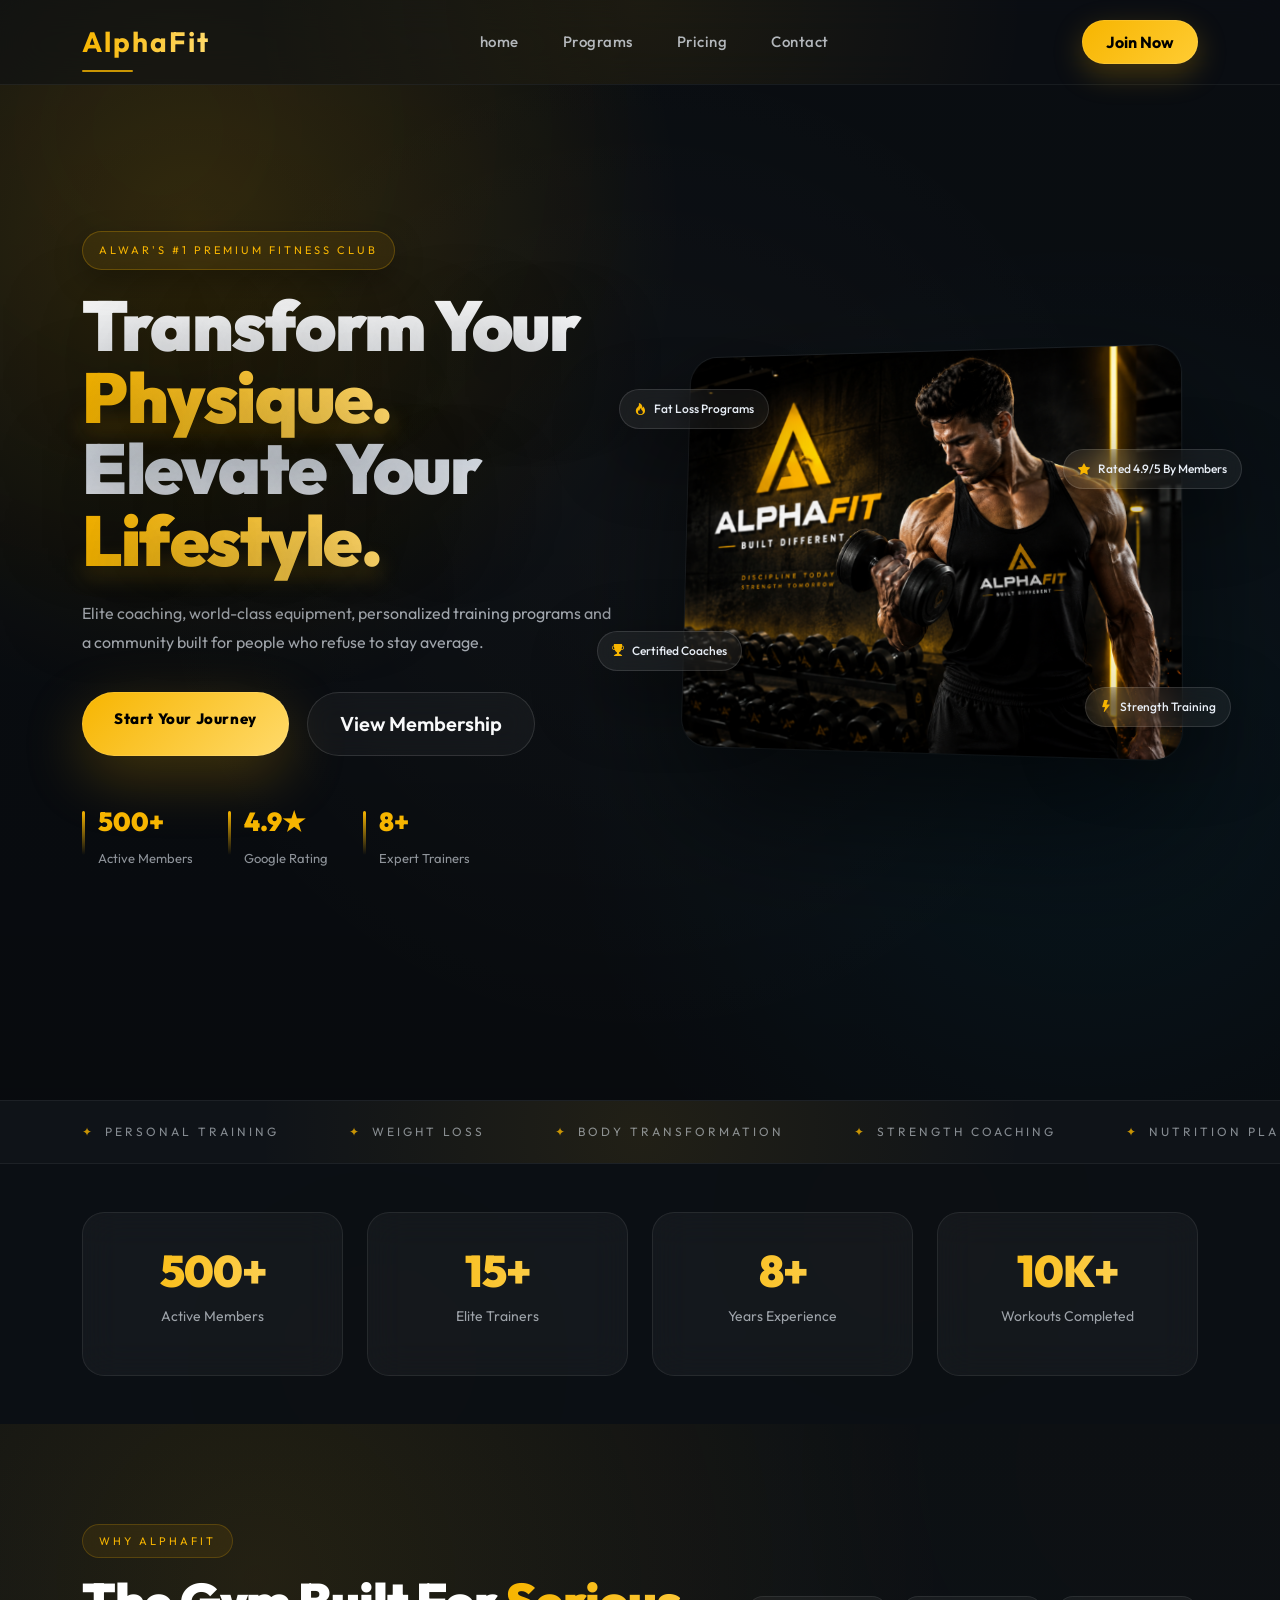
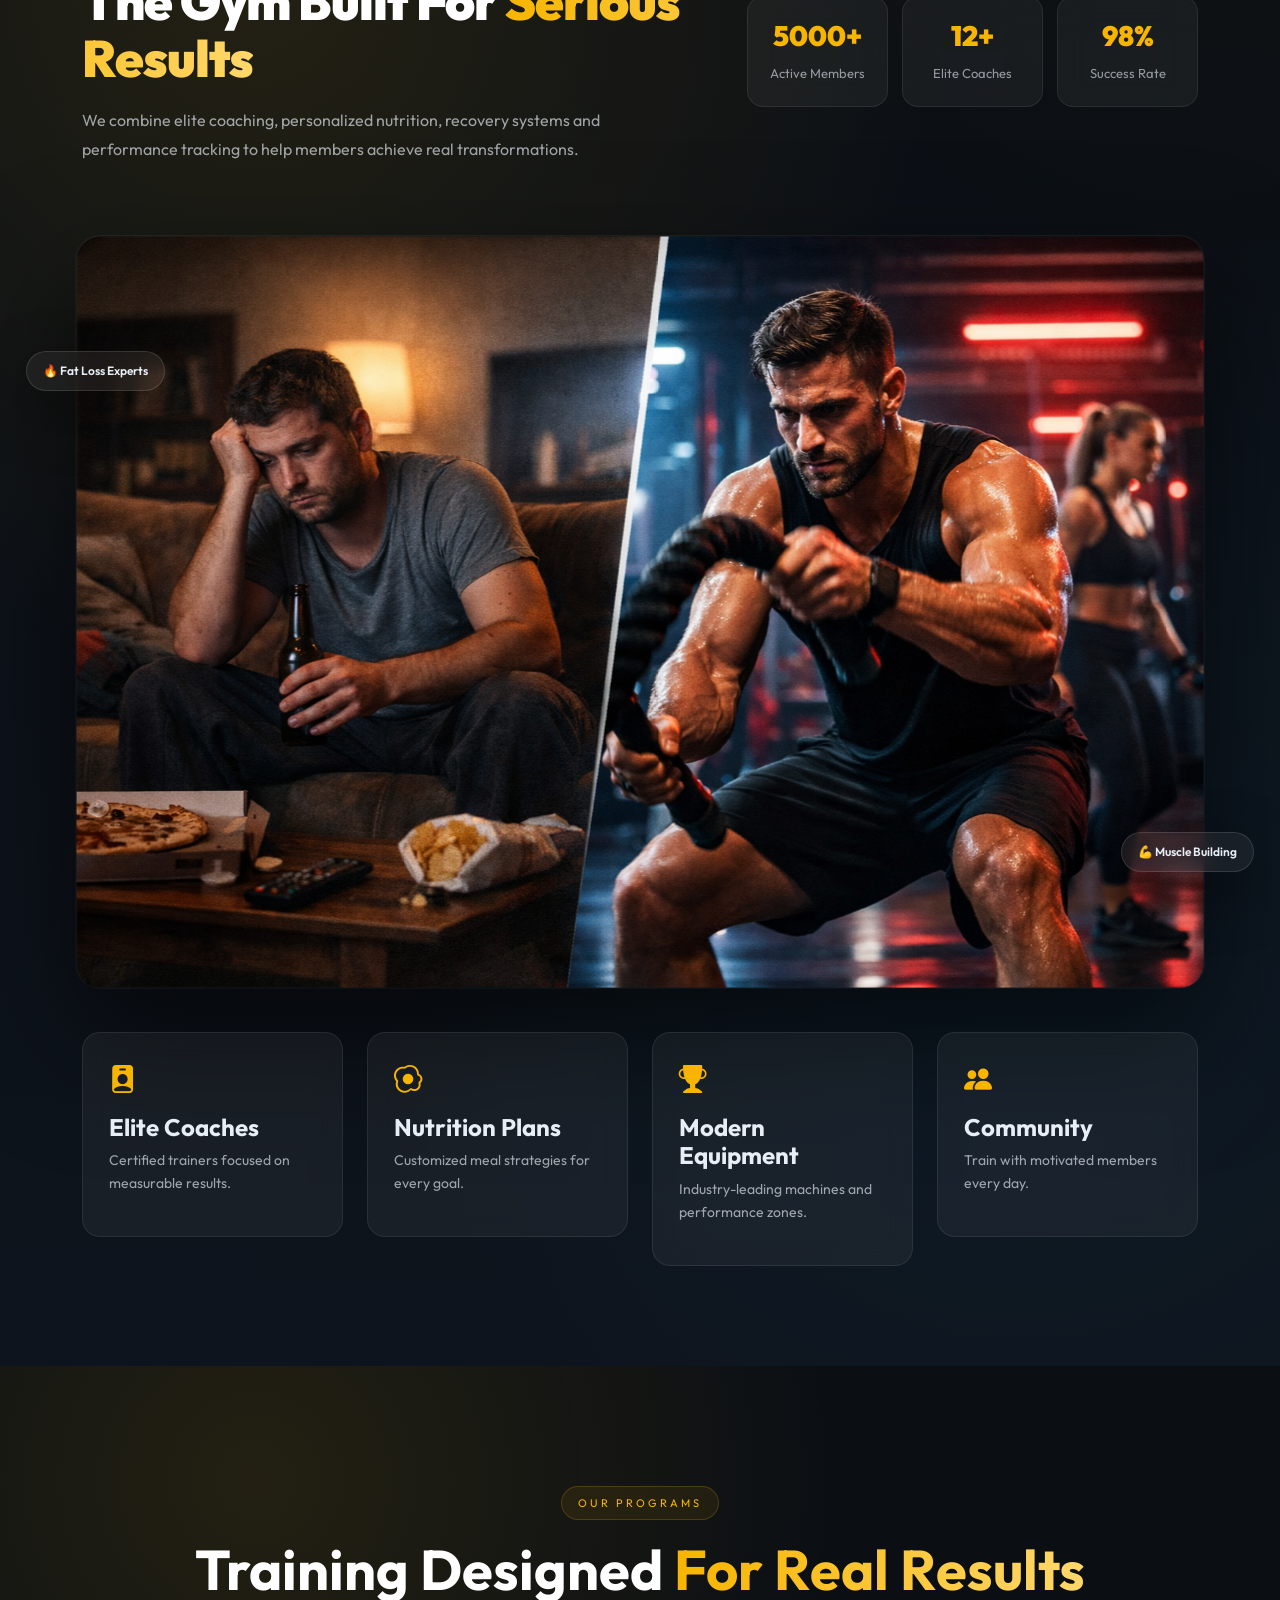
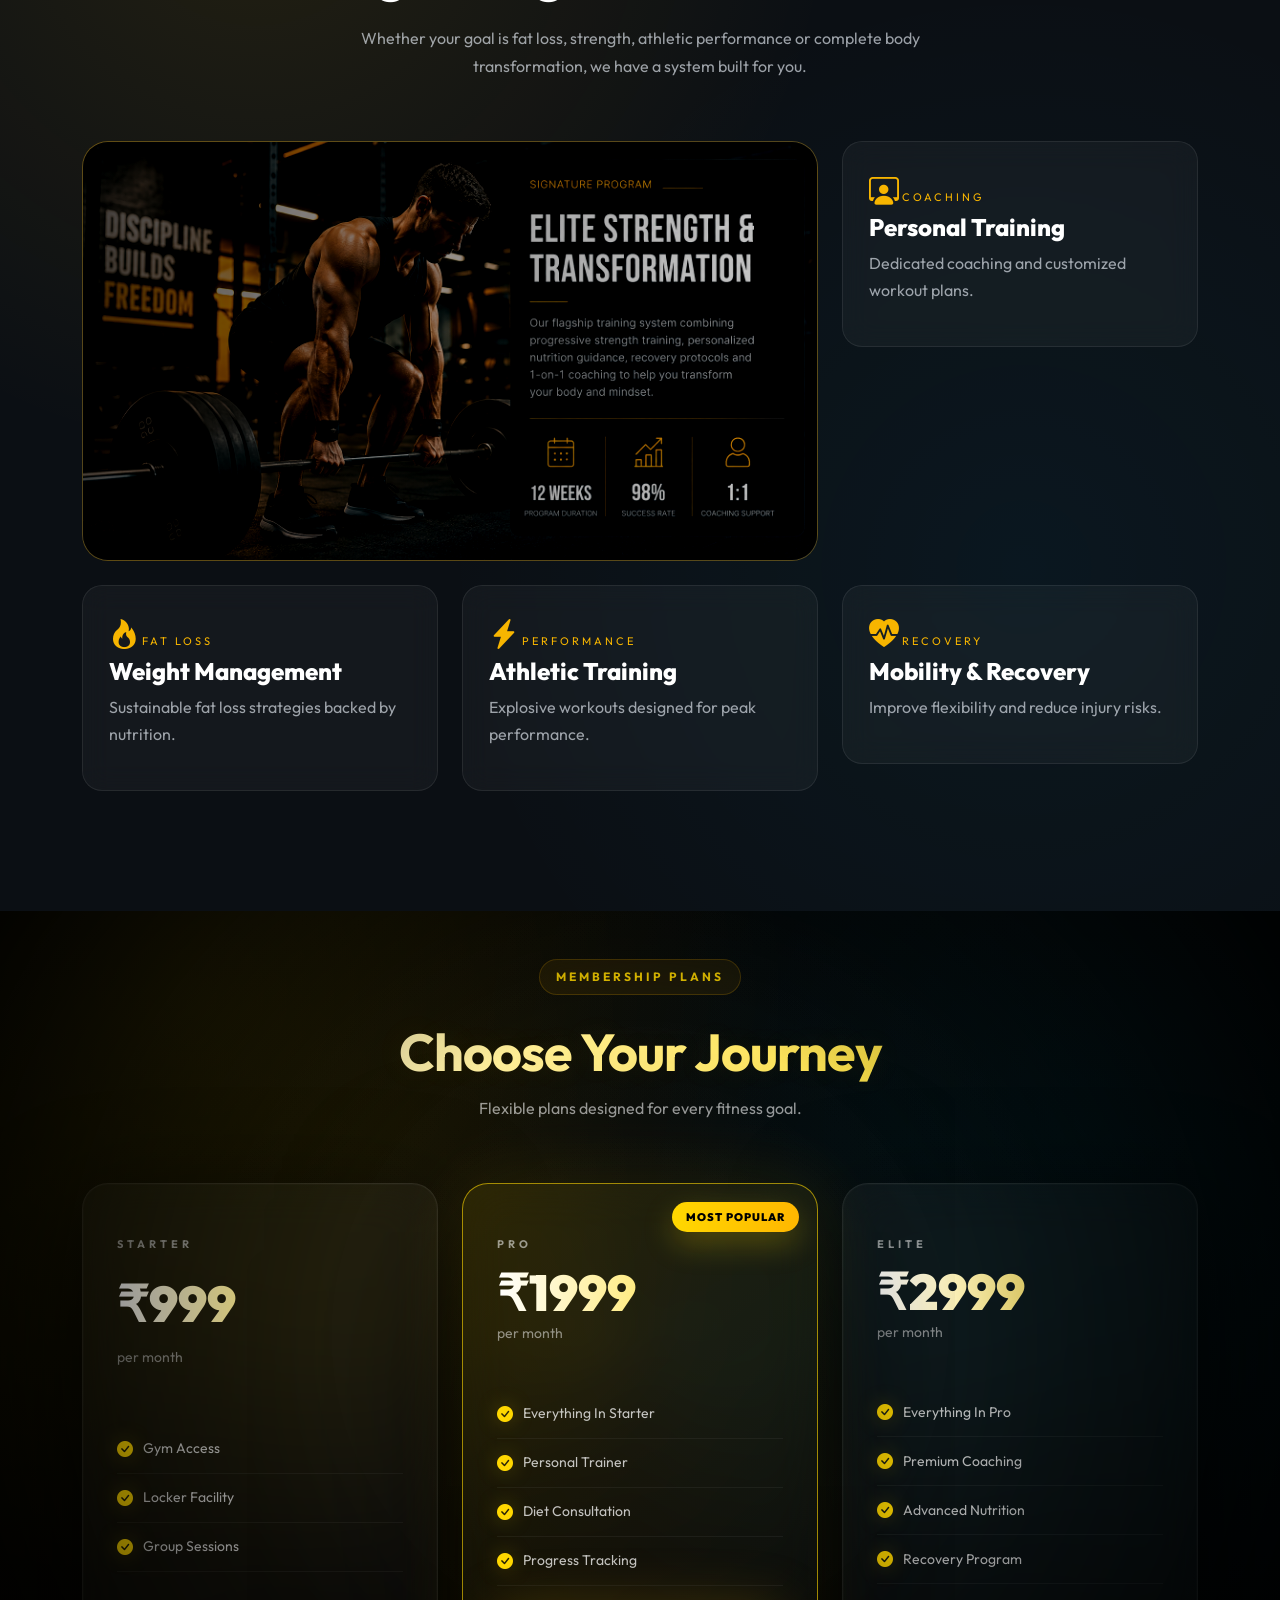
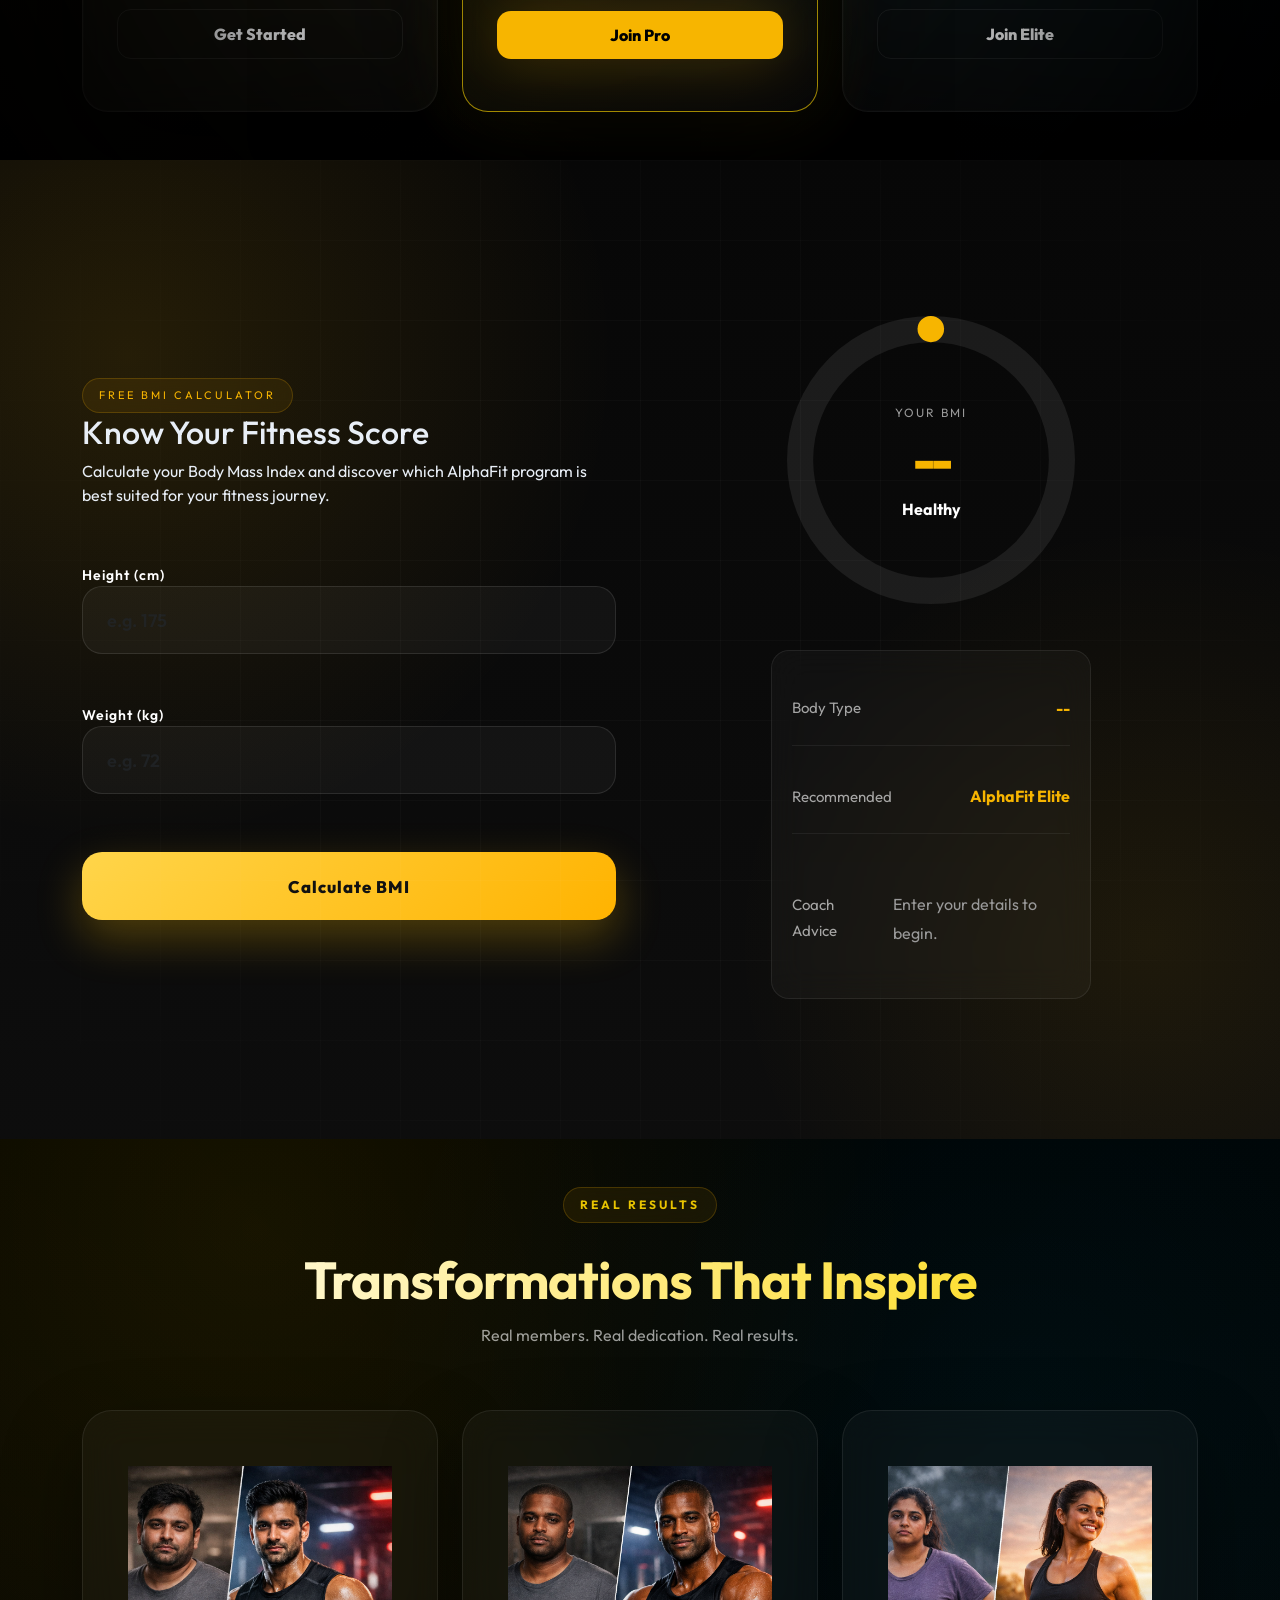
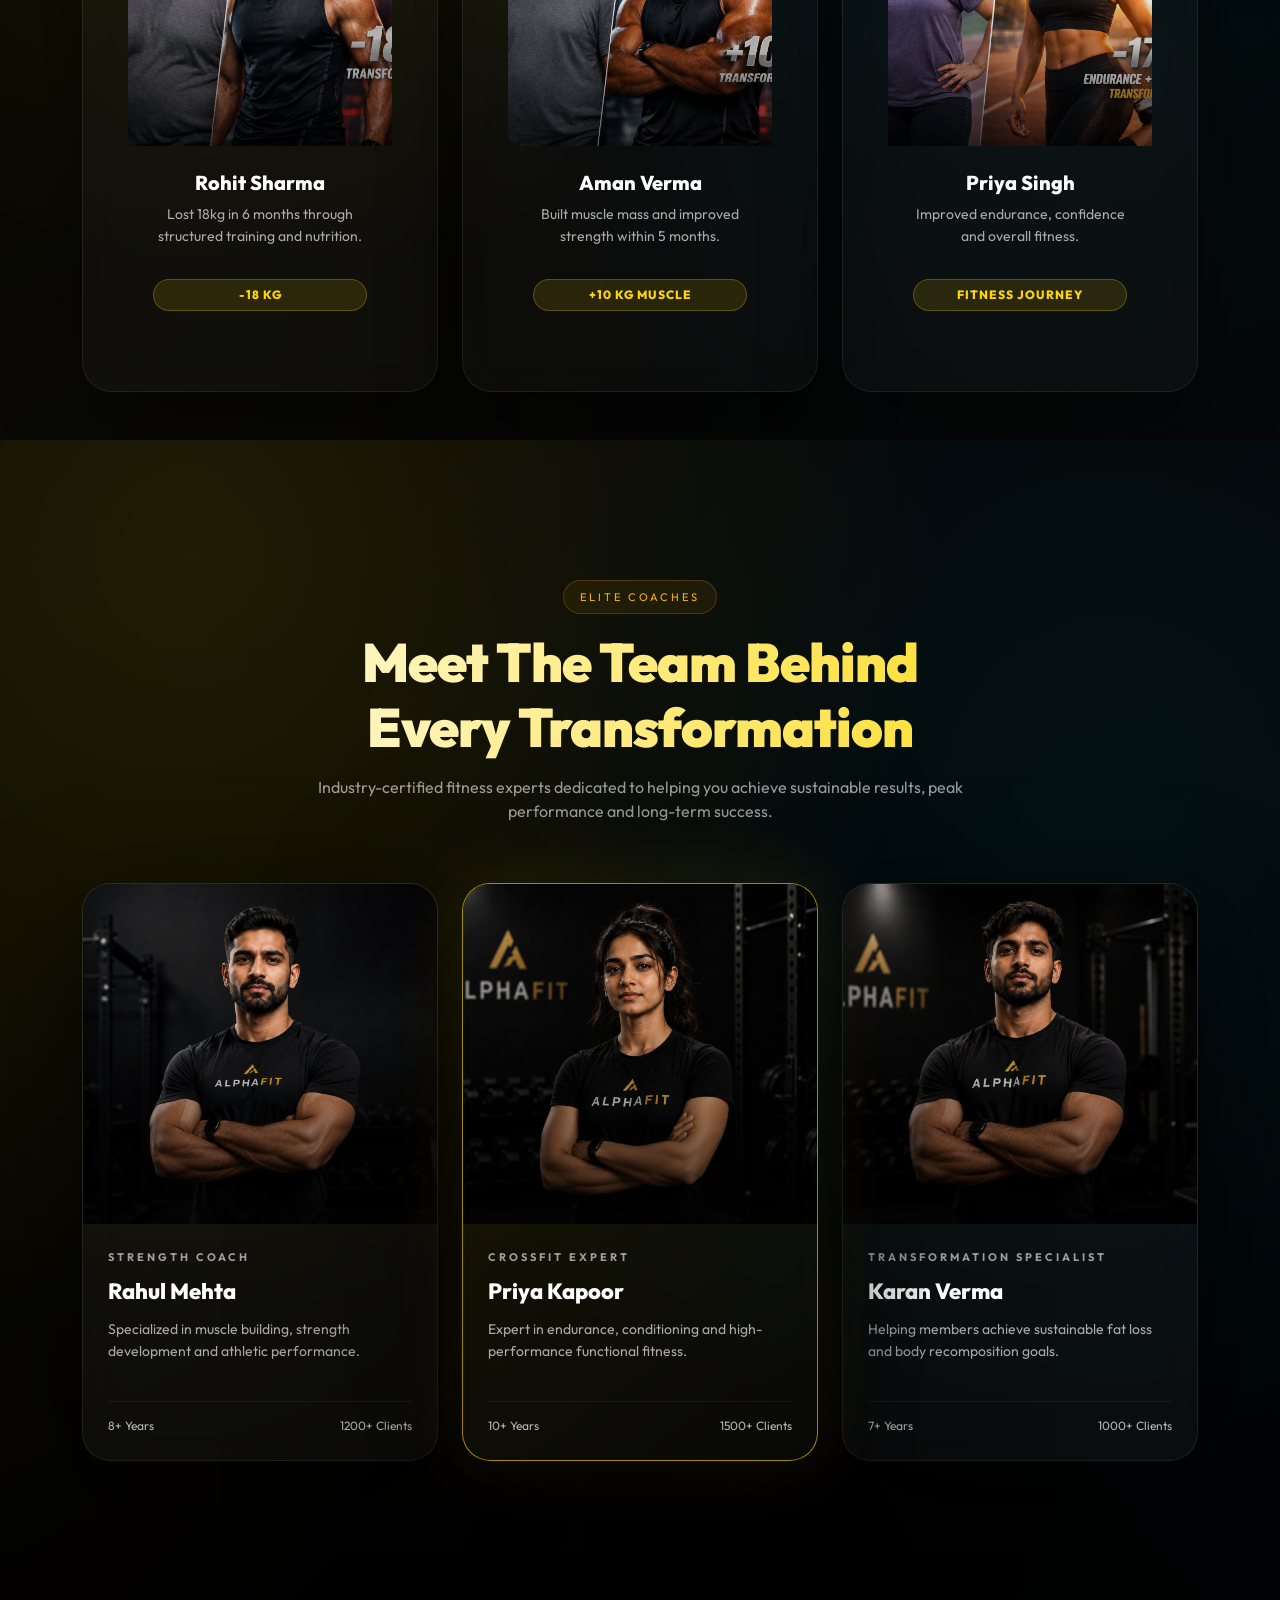
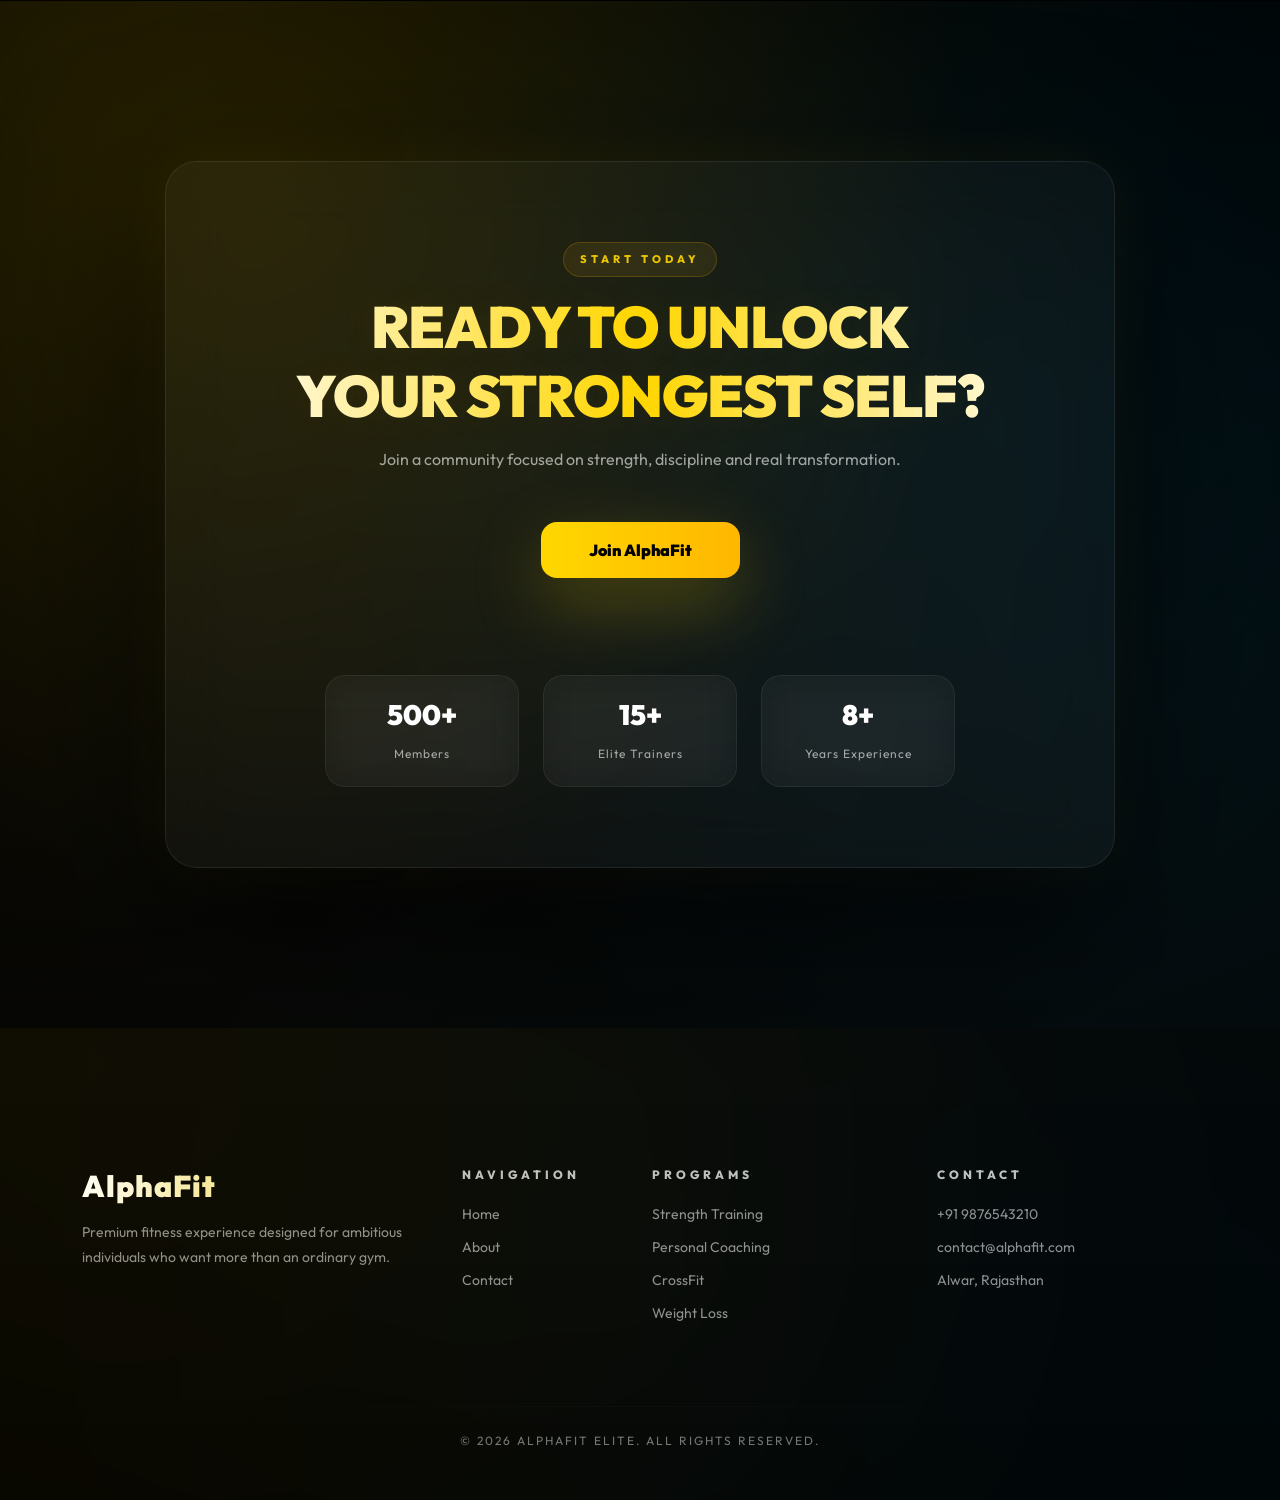
<file: index.html>
<!DOCTYPE html>
<html lang="en">
<head>
    <meta charset="UTF-8">
    <meta name="viewport" content="width=device-width, initial-scale=1.0">
    <title>AlphaFit Elite</title>

    <!-- Bootstrap -->
    <link href="https://cdn.jsdelivr.net/npm/bootstrap@5.3.3/dist/css/bootstrap.min.css" rel="stylesheet">

    <!-- Bootstrap Icons -->
    <link rel="stylesheet" href="https://cdn.jsdelivr.net/npm/bootstrap-icons@1.11.3/font/bootstrap-icons.css">

    <!-- Google Font -->
    <link href="https://fonts.googleapis.com/css2?family=Outfit:wght@300;400;500;600;700;800&display=swap" rel="stylesheet">

    <link rel="stylesheet" href="style.css">
</head>

<body>

<!-- ================= NAVBAR ================= -->

<nav class="navbar navbar-expand-lg navbar-dark py-3">
    <div class="container">

        <a class="navbar-brand fw-bold fs-3" href="#">
            AlphaFit
        </a>

        <button class="navbar-toggler" type="button"
            data-bs-toggle="collapse"
            data-bs-target="#navbarNav">
            <span class="navbar-toggler-icon"></span>
        </button>

        <div class="collapse navbar-collapse" id="navbarNav">

            <ul class="navbar-nav mx-auto">

                <li class="nav-item">
                    <a class="nav-link" href="#">home</a>
                </li>

                <li class="nav-item">
                    <a class="nav-link" href="#programs">Programs</a>
                </li>

                <li class="nav-item">
                    <a class="nav-link" href="#pricing">Pricing</a>
                </li>

                <li class="nav-item">
                    <a class="nav-link" href="contact.html">Contact</a>
                </li>

            </ul>

            <a href="#" class="btn btn-warning px-4 rounded-pill">
                Join Now
            </a>

        </div>

    </div>
</nav>

<!-- ================= HERO ================= -->

<section class="hero-v2">

    <div class="hero-overlay"></div>

    <div class="hero-glow"></div>

    <div class="container">

        <div class="row align-items-center min-vh-100">

            <!-- LEFT CONTENT -->

            <div class="col-lg-6">

                <div class="hero-content">

                    <span class="hero-tag">
                        ALWAR'S #1 PREMIUM FITNESS CLUB
                    </span>

                    <h1 class="hero-title">
                        Transform Your
                        <span>Physique.</span>
                        <br>
                        Elevate Your
                        <span>Lifestyle.</span>
                    </h1>

                    <p class="hero-subtitle">
                        Elite coaching, world-class equipment,
                        personalized training programs and a
                        community built for people who refuse
                        to stay average.
                    </p>

                    <div class="hero-buttons">

                        <a href="#" class="btn btn-warning btn-lg">
                            Start Your Journey
                        </a>

                        <a href="#" class="btn btn-outline-light btn-lg">
                            View Membership
                        </a>

                    </div>

                    <div class="hero-trust">

                        <div class="trust-box">
                            <h4>500+</h4>
                            <span>Active Members</span>
                        </div>

                        <div class="trust-box">
                            <h4>4.9★</h4>
                            <span>Google Rating</span>
                        </div>

                        <div class="trust-box">
                            <h4>8+</h4>
                            <span>Expert Trainers</span>
                        </div>

                    </div>

                </div>

            </div>

            <!-- RIGHT VISUAL -->

            <div class="col-lg-6">

                <div class="hero-visual">

                    <img
src="hero image.png"
                        alt=""
                        class="hero-image"
                    >

                    <!-- Floating Cards -->

                    <div class="floating-card card-1">
                        <i class="bi bi-fire"></i>
                        Fat Loss Programs
                    </div>

                    <div class="floating-card card-2">
                        <i class="bi bi-star-fill"></i>
                        Rated 4.9/5 By Members
                    </div>

                    <div class="floating-card card-3">
                        <i class="bi bi-trophy-fill"></i>
                        Certified Coaches
                    </div>

                    <div class="floating-card card-4">
                        <i class="bi bi-lightning-fill"></i>
                        Strength Training
                    </div>

                </div>

            </div>

        </div>

    </div>

</section>

<!-- TRUST STRIP -->

<section class="brand-strip">

    <div class="container">

        <div class="brand-track">

            <span>PERSONAL TRAINING</span>

            <span>WEIGHT LOSS</span>

            <span>BODY TRANSFORMATION</span>

            <span>STRENGTH COACHING</span>

            <span>NUTRITION PLANS</span>

        </div>

    </div>

</section>
    <!-- Floating Stats -->
<!-- ================= PREMIUM STATS ================= -->

<section class="premium-stats py-5">

    <div class="container">

        <div class="row g-4">

            <div class="col-md-3">

                <div class="premium-stat-card">

                    <h2>500+</h2>

                    <p>
                        Active Members
                    </p>

                </div>

            </div>

            <div class="col-md-3">

                <div class="premium-stat-card">

                    <h2>15+</h2>

                    <p>
                        Elite Trainers
                    </p>

                </div>

            </div>

            <div class="col-md-3">

                <div class="premium-stat-card">

                    <h2>8+</h2>

                    <p>
                        Years Experience
                    </p>

                </div>

            </div>

            <div class="col-md-3">

                <div class="premium-stat-card">

                    <h2>10K+</h2>

                    <p>
                        Workouts Completed
                    </p>

                </div>

            </div>

        </div>

    </div>

</section>
<section class="why-section">

    <div class="why-glow"></div>

    <div class="container">

        <div class="row align-items-center mb-5">

            <div class="col-lg-7">

                <span class="section-tag">
                    WHY ALPHAFIT
                </span>

                <h2 class="why-title">
                    The Gym Built For
                    <span>Serious Results</span>
                </h2>

                <p class="why-desc">
                    We combine elite coaching, personalized nutrition,
                    recovery systems and performance tracking to help
                    members achieve real transformations.
                </p>

            </div>

            <div class="col-lg-5">

                <div class="stats-grid">

                    <div class="stat-box">
                        <h3>5000+</h3>
                        <span>Active Members</span>
                    </div>

                    <div class="stat-box">
                        <h3>12+</h3>
                        <span>Elite Coaches</span>
                    </div>

                    <div class="stat-box">
                        <h3>98%</h3>
                        <span>Success Rate</span>
                    </div>

                </div>

            </div>

        </div>

        <div class="why-image-wrapper">

<img
                src="why section.png"
                alt=""
                class="why-image"
            >

            <div class="floating-badge badge-one">
                🔥 Fat Loss Experts
            </div>

            <div class="floating-badge badge-two">
                💪 Muscle Building
            </div>

        </div>

        <div class="row g-4 mt-4">

            <div class="col-lg-3 col-md-6">
                <div class="feature-card premium-card">
                    <i class="bi bi-person-badge-fill"></i>
                    <h4>Elite Coaches</h4>
                    <p>Certified trainers focused on measurable results.</p>
                </div>
            </div>

            <div class="col-lg-3 col-md-6">
                <div class="feature-card premium-card">
                    <i class="bi bi-egg-fried"></i>
                    <h4>Nutrition Plans</h4>
                    <p>Customized meal strategies for every goal.</p>
                </div>
            </div>

            <div class="col-lg-3 col-md-6">
                <div class="feature-card premium-card">
                    <i class="bi bi-trophy-fill"></i>
                    <h4>Modern Equipment</h4>
                    <p>Industry-leading machines and performance zones.</p>
                </div>
            </div>

            <div class="col-lg-3 col-md-6">
                <div class="feature-card premium-card">
                    <i class="bi bi-people-fill"></i>
                    <h4>Community</h4>
                    <p>Train with motivated members every day.</p>
                </div>
            </div>

        </div>

    </div>

</section>
<!-- ================= PROGRAMS V2 ================= -->

<section id="programs" class="programs-v2">

    <div class="container">

        <div class="text-center section-header">

            <span class="section-tag">
                OUR PROGRAMS
            </span>

            <h2 class="display-4 fw-bold mt-3">
                Training Designed
                <span>For Real Results</span>
            </h2>

            <p class="section-subtitle">
                Whether your goal is fat loss, strength, athletic performance
                or complete body transformation, we have a system built for you.
            </p>

        </div>

        <div class="row g-4">

            <!-- Featured Program -->

            <div class="col-lg-8">

                <div class="program-box featured-program">

                    <div class="program-overlay"></div>

                    <div class="program-content">

                        <span class="program-label">
                            SIGNATURE PROGRAM
                        </span>

                        <h3>
                            Elite Strength & Transformation
                        </h3>

                        <p>
                            Our flagship training system combining
                            progressive strength training, recovery,
                            coaching and nutrition guidance.
                        </p>

                        <div class="program-stats">

                            <div>
                                <h4>12 Weeks</h4>
                                <span>Program Duration</span>
                            </div>

                            <div>
                                <h4>98%</h4>
                                <span>Success Rate</span>
                            </div>

                            <div>
                                <h4>1:1</h4>
                                <span>Coaching Support</span>
                            </div>

                        </div>

                    </div>

                </div>

            </div>

            <!-- Personal Training -->

            <div class="col-lg-4">

                <div class="program-box">

                    <i class="bi bi-person-workspace program-icon"></i>

                    <span class="program-label">
                        COACHING
                    </span>

                    <h4>Personal Training</h4>

                    <p>
                        Dedicated coaching and customized workout plans.
                    </p>

                </div>

            </div>

            <!-- Fat Loss -->

            <div class="col-lg-4">

                <div class="program-box">

                    <i class="bi bi-fire program-icon"></i>

                    <span class="program-label">
                        FAT LOSS
                    </span>

                    <h4>Weight Management</h4>

                    <p>
                        Sustainable fat loss strategies backed by nutrition.
                    </p>

                </div>

            </div>

            <!-- CrossFit -->

            <div class="col-lg-4">

                <div class="program-box">

                    <i class="bi bi-lightning-charge-fill program-icon"></i>

                    <span class="program-label">
                        PERFORMANCE
                    </span>

                    <h4>Athletic Training</h4>

                    <p>
                        Explosive workouts designed for peak performance.
                    </p>

                </div>

            </div>

            <!-- Recovery -->

            <div class="col-lg-4">

                <div class="program-box">

                    <i class="bi bi-heart-pulse-fill program-icon"></i>

                    <span class="program-label">
                        RECOVERY
                    </span>

                    <h4>Mobility & Recovery</h4>

                    <p>
                        Improve flexibility and reduce injury risks.
                    </p>

                </div>

            </div>

        </div>

    </div>

</section>

<!-- ================= MEMBERSHIP V2 ================= -->

<section id="pricing" class="membership-section py-5">

    <div class="container">

        <div class="text-center mb-5">

            <span class="section-tag">
                MEMBERSHIP PLANS
            </span>

            <h2 class="display-4 fw-bold mt-3">
                Choose Your Journey
            </h2>

            <p class="section-subtitle">
                Flexible plans designed for every fitness goal.
            </p>

        </div>

        <div class="row g-4 justify-content-center">

            <!-- STARTER -->

            <div class="col-lg-4">

                <div class="membership-card">

                    <span class="plan-label">
                        STARTER
                    </span>

                    <h3>
                        ₹999
                    </h3>

                    <p class="price-duration">
                        per month
                    </p>

                    <ul class="plan-features">

                        <li>
                            <i class="bi bi-check-circle-fill"></i>
                            Gym Access
                        </li>

                        <li>
                            <i class="bi bi-check-circle-fill"></i>
                            Locker Facility
                        </li>

                        <li>
                            <i class="bi bi-check-circle-fill"></i>
                            Group Sessions
                        </li>

                    </ul>

                    <a href="#" class="btn btn-outline-light w-100">
                        Get Started
                    </a>

                </div>

            </div>

            <!-- PRO -->

            <div class="col-lg-4">

                <div class="membership-card featured-plan">

                    <div class="popular-badge">
                        MOST POPULAR
                    </div>

                    <span class="plan-label">
                        PRO
                    </span>

                    <h3>
                        ₹1999
                    </h3>

                    <p class="price-duration">
                        per month
                    </p>

                    <ul class="plan-features">

                        <li>
                            <i class="bi bi-check-circle-fill"></i>
                            Everything In Starter
                        </li>

                        <li>
                            <i class="bi bi-check-circle-fill"></i>
                            Personal Trainer
                        </li>

                        <li>
                            <i class="bi bi-check-circle-fill"></i>
                            Diet Consultation
                        </li>

                        <li>
                            <i class="bi bi-check-circle-fill"></i>
                            Progress Tracking
                        </li>

                    </ul>

                    <a href="#" class="btn btn-warning w-100">
                        Join Pro
                    </a>

                </div>

            </div>

            <!-- ELITE -->

            <div class="col-lg-4">

                <div class="membership-card">

                    <span class="plan-label">
                        ELITE
                    </span>

                    <h3>
                        ₹2999
                    </h3>

                    <p class="price-duration">
                        per month
                    </p>

                    <ul class="plan-features">

                        <li>
                            <i class="bi bi-check-circle-fill"></i>
                            Everything In Pro
                        </li>

                        <li>
                            <i class="bi bi-check-circle-fill"></i>
                            Premium Coaching
                        </li>

                        <li>
                            <i class="bi bi-check-circle-fill"></i>
                            Advanced Nutrition
                        </li>

                        <li>
                            <i class="bi bi-check-circle-fill"></i>
                            Recovery Program
                        </li>

                    </ul>

                    <a href="#" class="btn btn-outline-light w-100">
                        Join Elite
                    </a>

                </div>

            </div>

        </div>

    </div>

</section>


<!-- ================= BMI CALCULATOR ================= -->

<section class="bmi-section">

    <div class="container">

        <div class="row align-items-center g-5">

            <!-- LEFT -->

            <div class="col-lg-6">

                <span class="section-tag">
                    FREE BMI CALCULATOR
                </span>

                <h2 class="bmi-title">
                    Know Your
                    <span>Fitness Score</span>
                </h2>

                <p class="bmi-desc">
                    Calculate your Body Mass Index and discover
                    which AlphaFit program is best suited for your
                    fitness journey.
                </p>

                <div class="bmi-form">

                    <div class="mb-4">

                        <label>Height (cm)</label>

                        <input
                            type="number"
                            id="height"
                            class="form-control"
                            placeholder="e.g. 175">

                    </div>

                    <div class="mb-4">

                        <label>Weight (kg)</label>

                        <input
                            type="number"
                            id="weight"
                            class="form-control"
                            placeholder="e.g. 72">

                    </div>

                    <button
                        id="calculateBMI"
                        class="btn btn-warning btn-lg w-100">

                        Calculate BMI

                    </button>

                </div>

            </div>

           <!-- RIGHT -->

<div class="col-lg-6">

    <div class="bmi-dashboard">

        <div class="bmi-ring">

            <svg viewBox="0 0 220 220">

                <circle
                    class="ring-bg"
                    cx="110"
                    cy="110"
                    r="90">
                </circle>

                <circle
                    id="progressRing"
                    class="ring-progress"
                    cx="110"
                    cy="110"
                    r="90">
                </circle>

            </svg>

            <div class="bmi-center">

                <span class="small-text">
                    YOUR BMI
                </span>

                <h2 id="bmiValue">
                    --
                </h2>

                <span id="bmiStatus">
                    Healthy
                </span>

            </div>

        </div>

        <div class="bmi-info-card">

            <div class="info-row">
                <span>Body Type</span>
                <strong id="bmiStatus2">
                    --
                </strong>
            </div>

            <div class="info-row">
                <span>Recommended</span>
                <strong id="planText">
                    AlphaFit Elite
                </strong>
            </div>

            <div class="info-row">
                <span>Coach Advice</span>
                <p id="bmiAdvice">
                    Enter your details to begin.
                </p>
            </div>

        </div>

    </div>

</div>

    </div>

</section>
<!-- ================= TRANSFORMATION RESULTS ================= -->

<section class="results-section py-5">

    <div class="container">

        <div class="text-center mb-5">

            <span class="section-tag">
                REAL RESULTS
            </span>

            <h2 class="display-4 fw-bold mt-3">
                Transformations That Inspire
            </h2>

            <p class="section-subtitle">
                Real members. Real dedication. Real results.
            </p>

        </div>

        <div class="row g-4">

            <!-- Result Card -->

            <div class="col-lg-4">

                <div class="result-card">

                    <div class="result-image">

                        <img
src="example pic 1.png"
                        class="img-fluid"
                        alt="Transformation">

                    </div>

                    <div class="result-content">

                        <h4>
                            Rohit Sharma
                        </h4>

                        <p>
                            Lost 18kg in 6 months through
                            structured training and nutrition.
                        </p>

                        <span class="result-tag">
                            -18 KG
                        </span>

                    </div>

                </div>

            </div>

            <!-- Result Card -->

            <div class="col-lg-4">

                <div class="result-card">

                    <div class="result-image">

                        <img
src="example pic 2.png"
                        class="img-fluid"
                        alt="Transformation">

                    </div>

                    <div class="result-content">

                        <h4>
                            Aman Verma
                        </h4>

                        <p>
                            Built muscle mass and improved
                            strength within 5 months.
                        </p>

                        <span class="result-tag">
                            +10 KG MUSCLE
                        </span>

                    </div>

                </div>

            </div>

            <!-- Result Card -->

            <div class="col-lg-4">

                <div class="result-card">

                    <div class="result-image">

                        <img
src="example pic 3.png"
                        class="img-fluid"
                        alt="Transformation">

                    </div>

                    <div class="result-content">

                        <h4>
                            Priya Singh
                        </h4>

                        <p>
                            Improved endurance, confidence
                            and overall fitness.
                        </p>

                        <span class="result-tag">
                            FITNESS JOURNEY
                        </span>

                    </div>

                </div>

            </div>

        </div>

    </div>

</section>
<!-- ================= ELITE TRAINERS ================= -->

<section class="trainers-section">

    <div class="container">

        <div class="text-center mb-5">

            <span class="section-tag">
                ELITE COACHES
            </span>

            <h2 class="trainer-heading mt-3">
                Meet The Team Behind
                <br>
                Every Transformation
            </h2>

            <p class="trainer-subtext mx-auto">
                Industry-certified fitness experts dedicated to helping
                you achieve sustainable results, peak performance and
                long-term success.
            </p>

        </div>

        <div class="row g-4">

            <!-- TRAINER 1 -->

            <div class="col-lg-4">

                <div class="trainer-card">

                    <div class="trainer-image">

                        <img
                            src="trainer 1.png"
                            alt="Strength Coach">

                    </div>

                    <div class="trainer-info">

                        <span class="trainer-role">
                            STRENGTH COACH
                        </span>

                        <h3>
                            Rahul Mehta
                        </h3>

                        <p>
                            Specialized in muscle building,
                            strength development and athletic performance.
                        </p>

                        <div class="trainer-stats">

                            <span>8+ Years</span>
                            <span>1200+ Clients</span>

                        </div>

                    </div>

                </div>

            </div>

            <!-- TRAINER 2 -->

            <div class="col-lg-4">

                <div class="trainer-card featured-trainer">

                    <div class="trainer-badge">
                        TOP COACH
                    </div>

                    <div class="trainer-image">

                        <img
                            src="trainer 3.png"

                            alt="Crossfit Coach">

                    </div>

                    <div class="trainer-info">

                        <span class="trainer-role">
                            CROSSFIT EXPERT
                        </span>

                        <h3>
                            Priya Kapoor
                        </h3>

                        <p>
                            Expert in endurance, conditioning and
                            high-performance functional fitness.
                        </p>

                        <div class="trainer-stats">

                            <span>10+ Years</span>
                            <span>1500+ Clients</span>

                        </div>

                    </div>

                </div>

            </div>

            <!-- TRAINER 3 -->

            <div class="col-lg-4">

                <div class="trainer-card">

                    <div class="trainer-image">

                        <img
                            src="trainer 2.png"

                            alt="Transformation Coach">

                    </div>

                    <div class="trainer-info">

                        <span class="trainer-role">
                            TRANSFORMATION SPECIALIST
                        </span>

                        <h3>
                            Karan Verma
                        </h3>

                        <p>
                            Helping members achieve sustainable
                            fat loss and body recomposition goals.
                        </p>

                        <div class="trainer-stats">

                            <span>7+ Years</span>
                            <span>1000+ Clients</span>

                        </div>

                    </div>

                </div>

            </div>

        </div>

    </div>

</section>
<!-- ================= CTA V2 ================= -->

<section class="cta-v2">

    <div class="container">

        <div class="cta-wrapper text-center">

            <span class="section-tag">
                START TODAY
            </span>

            <h2 class="cta-title">
                READY TO UNLOCK <br>
                YOUR STRONGEST SELF?
            </h2>

            <p class="cta-text">
                Join a community focused on strength,
                discipline and real transformation.
            </p>

            <div class="mt-4">

                <a href="#" class="btn btn-warning btn-lg px-5 py-3">
                    Join AlphaFit
                </a>

            </div>

            <div class="row mt-5 g-4 justify-content-center">

                <div class="col-md-3">

                    <div class="mini-stat">

                        <h3>500+</h3>
                        <span>Members</span>

                    </div>

                </div>

                <div class="col-md-3">

                    <div class="mini-stat">

                        <h3>15+</h3>
                        <span>Elite Trainers</span>

                    </div>

                </div>

                <div class="col-md-3">

                    <div class="mini-stat">

                        <h3>8+</h3>
                        <span>Years Experience</span>

                    </div>

                </div>

            </div>

        </div>

    </div>

</section>

<!-- ================= FOOTER V2 ================= -->

<footer class="footer-v2">

    <div class="container">

        <div class="row gy-5">

            <div class="col-lg-4">

                <h3 class="footer-logo">
                    AlphaFit
                </h3>

                <p class="footer-description">
                    Premium fitness experience designed
                    for ambitious individuals who want
                    more than an ordinary gym.
                </p>

            </div>

            <div class="col-lg-2">

                <h5>
                    Navigation
                </h5>

                <ul class="footer-links">

                    <li>
                        <a href="#">
                            Home
                        </a>
                    </li>

                    <li>
                        <a href="#">
                            About
                        </a>
                    </li>

                    <li>
                        <a href="#">
                            Contact
                        </a>
                    </li>

                </ul>

            </div>

            <div class="col-lg-3">

                <h5>
                    Programs
                </h5>

                <ul class="footer-links">

                    <li>
                        Strength Training
                    </li>

                    <li>
                        Personal Coaching
                    </li>

                    <li>
                        CrossFit
                    </li>

                    <li>
                        Weight Loss
                    </li>

                </ul>

            </div>

            <div class="col-lg-3">

                <h5>
                    Contact
                </h5>

                <ul class="footer-links">

                    <li>
                        +91 9876543210
                    </li>

                    <li>
                        contact@alphafit.com
                    </li>

                    <li>
                        Alwar, Rajasthan
                    </li>

                </ul>

            </div>

        </div>

        <hr>

        <div class="footer-bottom text-center">

            © 2026 AlphaFit Elite. All Rights Reserved.

        </div>

    </div>

</footer>

<script src="https://cdn.jsdelivr.net/npm/bootstrap@5.3.3/dist/js/bootstrap.bundle.min.js"></script>


<script src="main.js"></script>
</body>
</html>
</file>
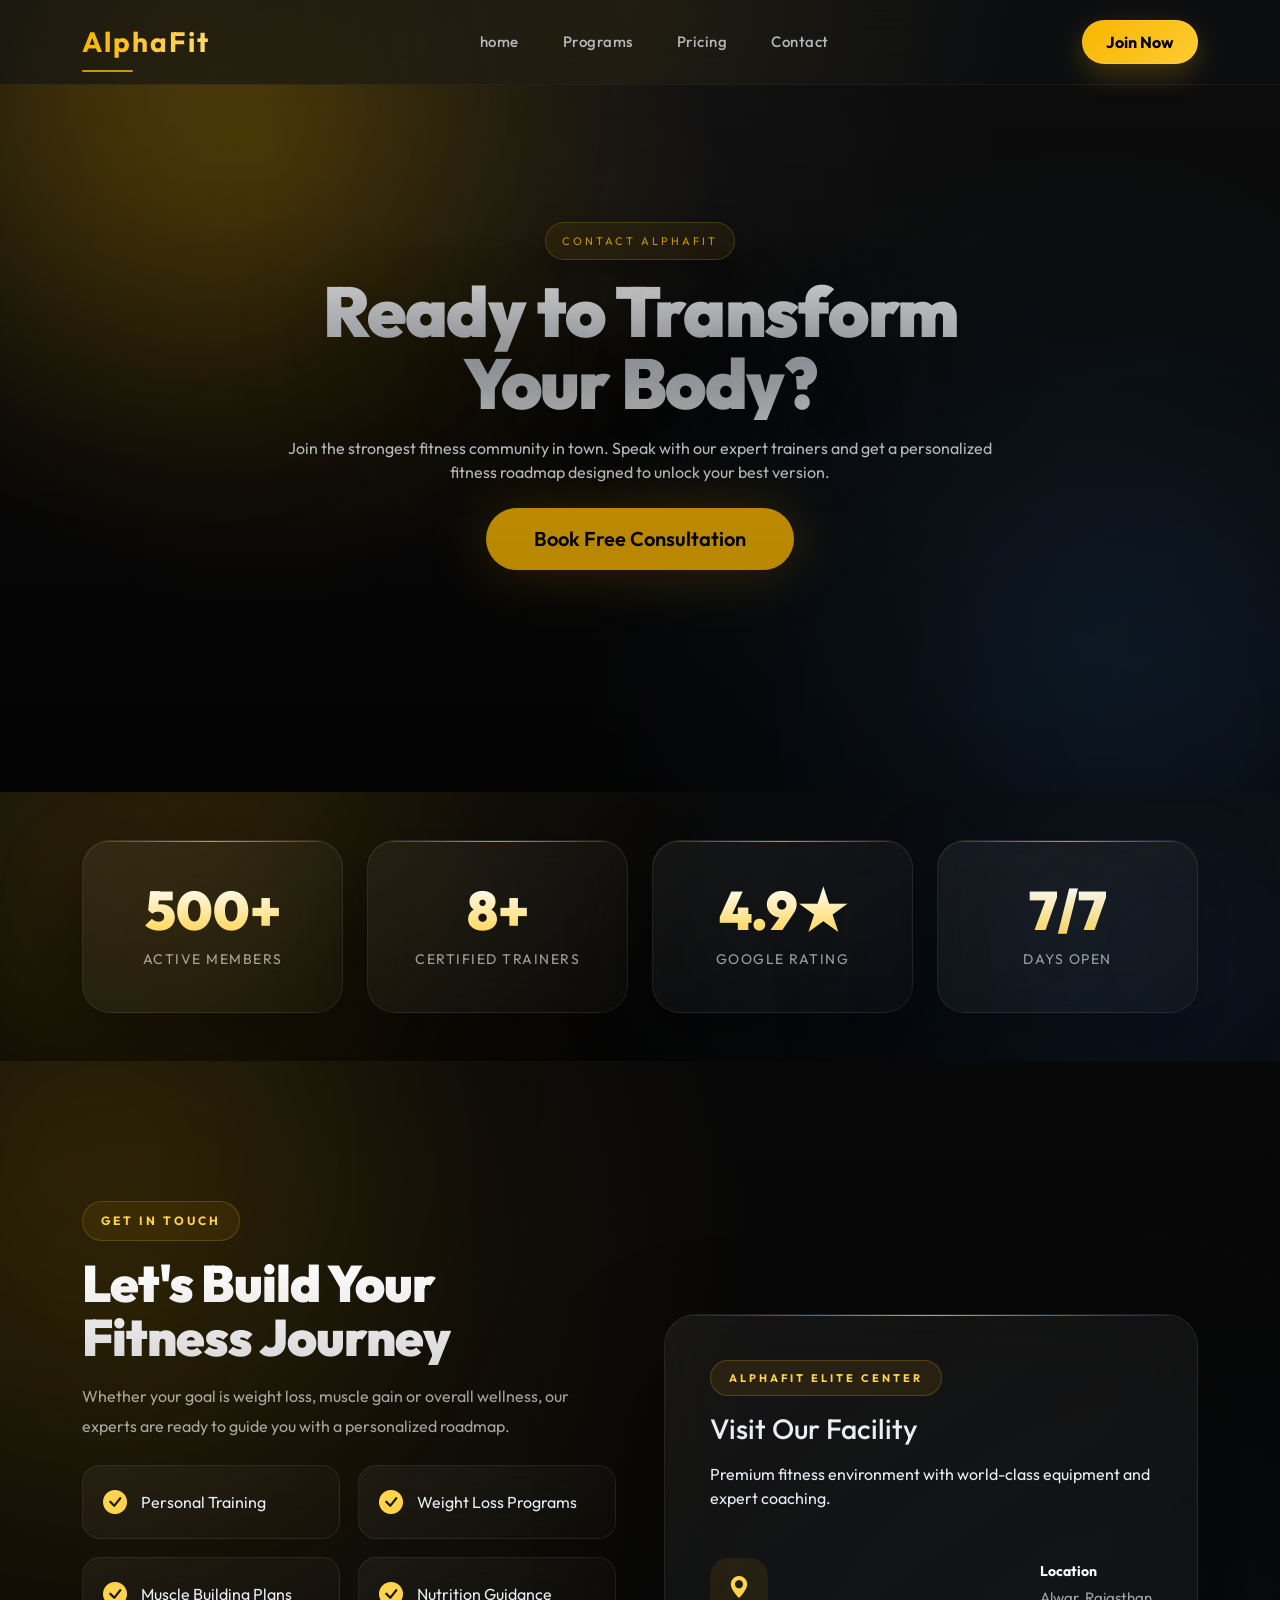
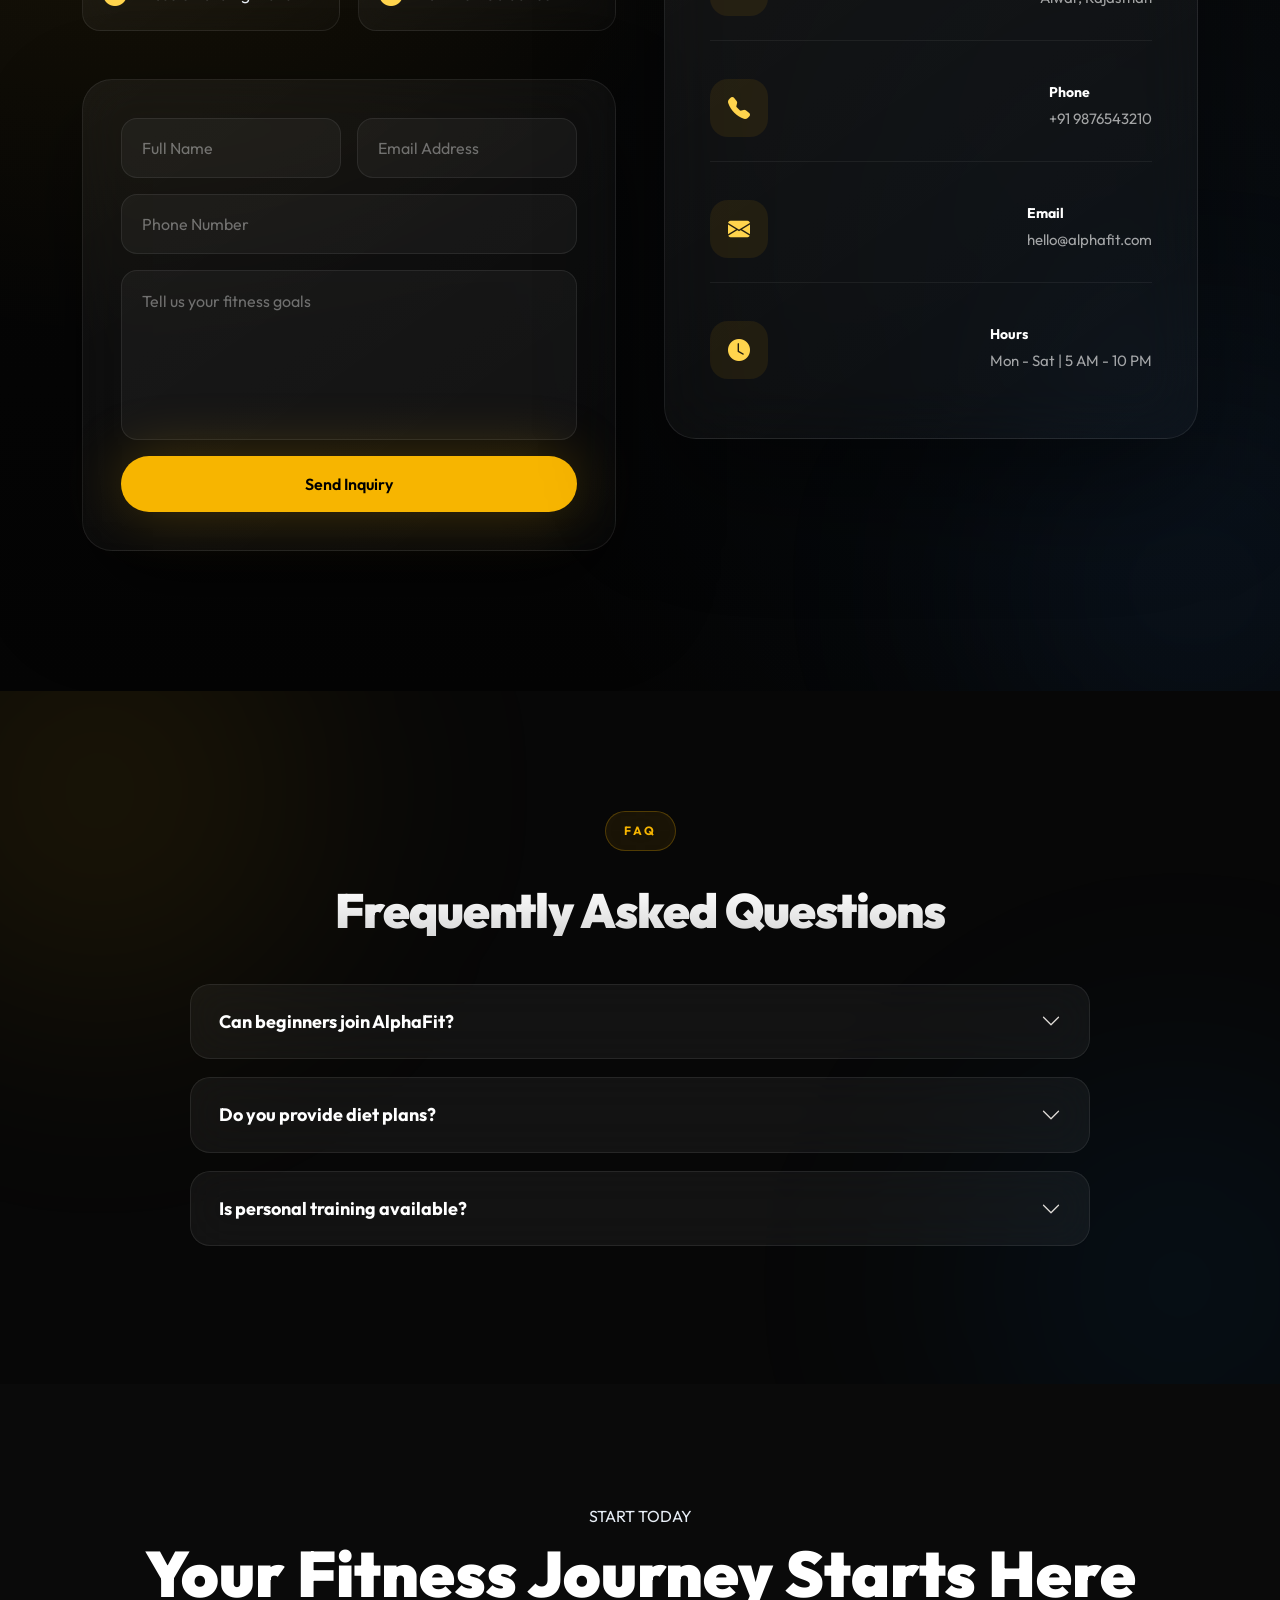
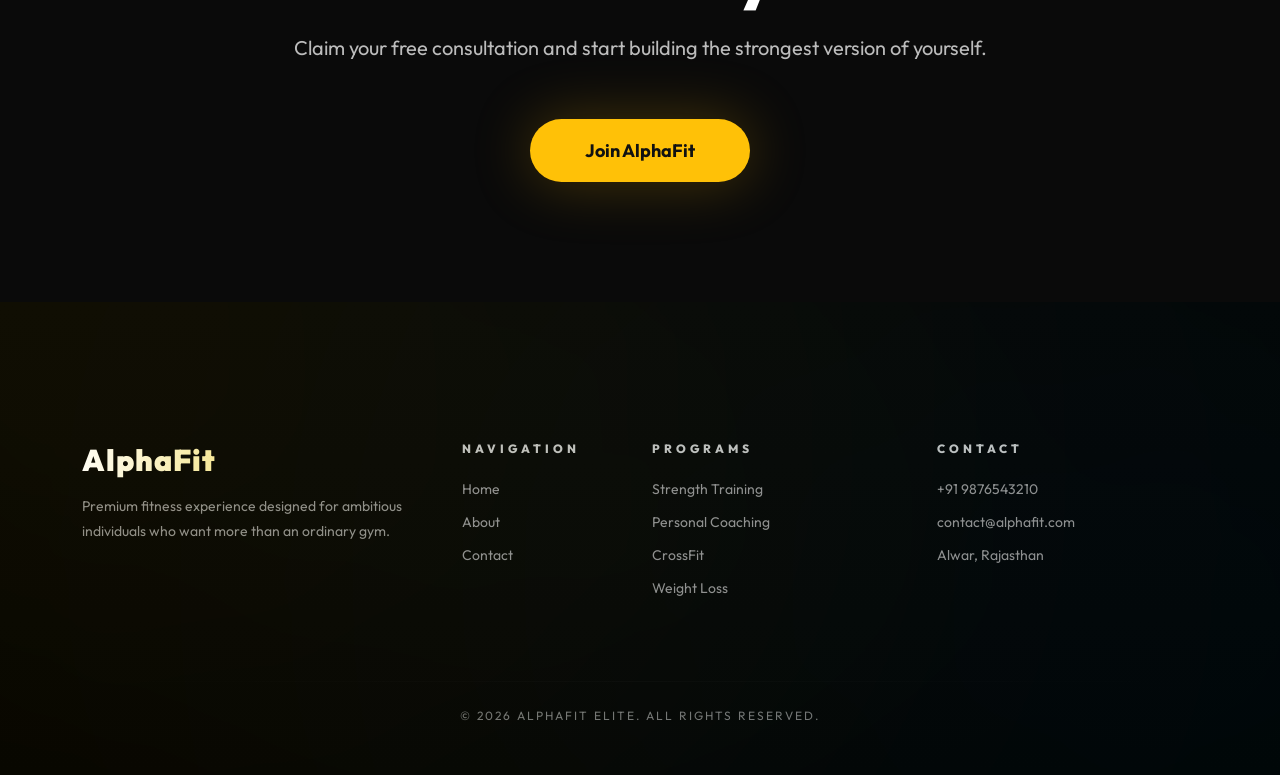
<file: contact.html>
<!DOCTYPE html>
<html lang="en">
<head>
<meta charset="UTF-8">
<meta name="viewport" content="width=device-width, initial-scale=1.0">

<title>Contact Us | AlphaFit Gym</title>

<link href="https://cdn.jsdelivr.net/npm/bootstrap@5.3.3/dist/css/bootstrap.min.css" rel="stylesheet">
<link rel="stylesheet" href="https://cdn.jsdelivr.net/npm/bootstrap-icons@1.11.3/font/bootstrap-icons.css">

<link href="https://fonts.googleapis.com/css2?family=Outfit:wght@300;400;500;600;700;800;900&display=swap" rel="stylesheet">

<link rel="stylesheet" href="style.css">
</head>
<body>

<!-- NAVBAR -->

<nav class="navbar navbar-expand-lg navbar-dark py-3">
    <div class="container">

        <a class="navbar-brand fw-bold fs-3" href="#">
            AlphaFit
        </a>

        <button class="navbar-toggler" type="button"
            data-bs-toggle="collapse"
            data-bs-target="#navbarNav">
            <span class="navbar-toggler-icon"></span>
        </button>

        <div class="collapse navbar-collapse" id="navbarNav">

            <ul class="navbar-nav mx-auto">

              <li class="nav-item">
                    <a class="nav-link" href="index.html">home</a>
                </li>  

              <li class="nav-item">
                    <a class="nav-link" href="index.html#programs">Programs</a>
                </li>

                <li class="nav-item">
                    <a class="nav-link" href="index.html#pricing">Pricing</a>
                </li>

                <li class="nav-item">
                    <a class="nav-link" href="contact.html">Contact</a>
                </li>

            </ul>

            <a href="#" class="btn btn-warning px-4 rounded-pill">
                Join Now
            </a>

        </div>

    </div>
</nav>

<!-- HERO -->
<section class="contact-hero d-flex align-items-center">

    <div class="hero-overlay"></div>

    <div class="container position-relative">

        <div class="row justify-content-center">
            <div class="col-lg-8 text-center">

                <span class="hero-tag mb-3 d-inline-block">
                    CONTACT ALPHAFIT
                </span>

                <h1 class="hero-title mb-3">
                    Ready to Transform <br> Your Body?
                </h1>

                <p class="hero-text mb-4">
                    Join the strongest fitness community in town.
                    Speak with our expert trainers and get a personalized
                    fitness roadmap designed to unlock your best version.
                </p>

                <a href="#contact" class="btn btn-warning btn-lg px-5 py-3 hero-btn">
                    Book Free Consultation
                </a>

            </div>
        </div>

    </div>

</section>


<!-- STATS -->
<section class="stats-section py-5">

    <div class="container">

        <div class="row g-4 text-center">

            <div class="col-6 col-md-3">
                <div class="stat-card">
                    <h2>500+</h2>
                    <p>Active Members</p>
                </div>
            </div>

            <div class="col-6 col-md-3">
                <div class="stat-card">
                    <h2>8+</h2>
                    <p>Certified Trainers</p>
                </div>
            </div>

            <div class="col-6 col-md-3">
                <div class="stat-card">
                    <h2>4.9★</h2>
                    <p>Google Rating</p>
                </div>
            </div>

            <div class="col-6 col-md-3">
                <div class="stat-card">
                    <h2>7/7</h2>
                    <p>Days Open</p>
                </div>
            </div>

        </div>

    </div>

</section>

<!-- CONTACT -->
<section class="contact-main" id="contact">

    <div class="container">

        <div class="row g-5 align-items-center">

            <!-- LEFT -->
            <div class="col-lg-6">

                <span class="section-label mb-3 d-inline-block">
                    GET IN TOUCH
                </span>

                <h2 class="section-title mb-3">
                    Let's Build Your <br> Fitness Journey
                </h2>

                <p class="section-text mb-4">
                    Whether your goal is weight loss, muscle gain or overall wellness,
                    our experts are ready to guide you with a personalized roadmap.
                </p>

                <div class="feature-list">

                    <div class="feature-item">
                        <i class="bi bi-check-circle-fill"></i>
                        Personal Training
                    </div>

                    <div class="feature-item">
                        <i class="bi bi-check-circle-fill"></i>
                        Weight Loss Programs
                    </div>

                    <div class="feature-item">
                        <i class="bi bi-check-circle-fill"></i>
                        Muscle Building Plans
                    </div>

                    <div class="feature-item">
                        <i class="bi bi-check-circle-fill"></i>
                        Nutrition Guidance
                    </div>

                </div>

                <div class="contact-form-card mt-5">

                    <form>
                        <div class="row g-3">

                            <div class="col-md-6">
                                <input type="text" class="form-control" placeholder="Full Name">
                            </div>

                            <div class="col-md-6">
                                <input type="email" class="form-control" placeholder="Email Address">
                            </div>

                            <div class="col-12">
                                <input type="text" class="form-control" placeholder="Phone Number">
                            </div>

                            <div class="col-12">
                                <textarea rows="5" class="form-control"
                                placeholder="Tell us your fitness goals"></textarea>
                            </div>

                            <div class="col-12">
                                <button class="btn btn-warning w-100 py-3 hero-btn">
                                    Send Inquiry
                                </button>
                            </div>

                        </div>
                    </form>

                </div>

            </div>

            <!-- RIGHT -->
            <div class="col-lg-6">

                <div class="gym-card h-100">

                    <div class="gym-badge mb-3">
                        ALPHAFIT ELITE CENTER
                    </div>

                    <h3 class="mb-3">
                        Visit Our Facility
                    </h3>

                    <p class="mb-4">
                        Premium fitness environment with world-class equipment and expert coaching.
                    </p>

                    <div class="info-row">
                        <i class="bi bi-geo-alt-fill"></i>
                        <div>
                            <h6>Location</h6>
                            <span>Alwar, Rajasthan</span>
                        </div>
                    </div>

                    <div class="info-row">
                        <i class="bi bi-telephone-fill"></i>
                        <div>
                            <h6>Phone</h6>
                            <span>+91 9876543210</span>
                        </div>
                    </div>

                    <div class="info-row">
                        <i class="bi bi-envelope-fill"></i>
                        <div>
                            <h6>Email</h6>
                            <span>hello@alphafit.com</span>
                        </div>
                    </div>

                    <div class="info-row">
                        <i class="bi bi-clock-fill"></i>
                        <div>
                            <h6>Hours</h6>
                            <span>Mon - Sat | 5 AM - 10 PM</span>
                        </div>
                    </div>

                </div>

            </div>

        </div>

    </div>

</section>

<!-- FAQ -->
<section class="faq-section">

    <div class="container">

        <div class="text-center mb-5">

            <span class="section-label mb-3 d-inline-block">
                FAQ
            </span>

            <h2 class="section-title">
                Frequently Asked Questions
            </h2>

        </div>

        <div class="accordion faq-accordion" id="faq">

            <!-- ITEM 1 -->
            <div class="accordion-item">

                <h2 class="accordion-header">
                    <button class="accordion-button collapsed" data-bs-toggle="collapse" data-bs-target="#f1">
                        Can beginners join AlphaFit?
                    </button>
                </h2>

                <div id="f1" class="accordion-collapse collapse" data-bs-parent="#faq">
                    <div class="accordion-body">
                        Absolutely. We design beginner-friendly structured programs for all fitness levels.
                    </div>
                </div>

            </div>

            <!-- ITEM 2 -->
            <div class="accordion-item">

                <h2 class="accordion-header">
                    <button class="accordion-button collapsed" data-bs-toggle="collapse" data-bs-target="#f2">
                        Do you provide diet plans?
                    </button>
                </h2>

                <div id="f2" class="accordion-collapse collapse" data-bs-parent="#faq">
                    <div class="accordion-body">
                        Yes. Every membership includes personalized nutrition guidance.
                    </div>
                </div>

            </div>

            <!-- ITEM 3 -->
            <div class="accordion-item">

                <h2 class="accordion-header">
                    <button class="accordion-button collapsed" data-bs-toggle="collapse" data-bs-target="#f3">
                        Is personal training available?
                    </button>
                </h2>

                <div id="f3" class="accordion-collapse collapse" data-bs-parent="#faq">
                    <div class="accordion-body">
                        Yes, one-on-one coaching with certified trainers is available.
                    </div>
                </div>

            </div>

        </div>

    </div>

</section>


<!-- CTA -->
<section class="final-cta">

    <div class="container text-center">

        <span class="cta-small mb-2 d-inline-block">
            START TODAY
        </span>

        <h2>
            Your Fitness Journey Starts Here
        </h2>

        <p>
            Claim your free consultation and start building the strongest version of yourself.
        </p>

        <a href="#contact" class="btn btn-warning btn-lg px-5 py-3 mt-3">
            Join AlphaFit
        </a>

    </div>

</section>
<footer class="footer-v2">

    <div class="container">

        <div class="row gy-5">

            <div class="col-lg-4">

                <h3 class="footer-logo">
                    AlphaFit
                </h3>

                <p class="footer-description">
                    Premium fitness experience designed
                    for ambitious individuals who want
                    more than an ordinary gym.
                </p>

            </div>

            <div class="col-lg-2">

                <h5>
                    Navigation
                </h5>

                <ul class="footer-links">

                    <li>
                        <a href="#">
                            Home
                        </a>
                    </li>

                    <li>
                        <a href="#">
                            About
                        </a>
                    </li>

                    <li>
                        <a href="#">
                            Contact
                        </a>
                    </li>

                </ul>

            </div>

            <div class="col-lg-3">

                <h5>
                    Programs
                </h5>

                <ul class="footer-links">

                    <li>
                        Strength Training
                    </li>

                    <li>
                        Personal Coaching
                    </li>

                    <li>
                        CrossFit
                    </li>

                    <li>
                        Weight Loss
                    </li>

                </ul>

            </div>

            <div class="col-lg-3">

                <h5>
                    Contact
                </h5>

                <ul class="footer-links">

                    <li>
                        +91 9876543210
                    </li>

                    <li>
                        contact@alphafit.com
                    </li>

                    <li>
                        Alwar, Rajasthan
                    </li>

                </ul>

            </div>

        </div>

        <hr>

        <div class="footer-bottom text-center">

            © 2026 AlphaFit Elite. All Rights Reserved.

        </div>

    </div>

</footer>

<script src="https://cdn.jsdelivr.net/npm/bootstrap@5.3.3/dist/js/bootstrap.bundle.min.js"></script>

</body>
</html>
</file>
<file: style.css>
/* =========================
   GLOBAL DESIGN SYSTEM
========================= */

:root {
    --bg: #0b0f14;
    --bg-soft: #0f1620;
    --card: rgba(255,255,255,0.06);
    --glass: rgba(255,255,255,0.08);

    --primary: #f7b500;
    --primary-dark: #d89c00;

    --text: #e8eef6;
    --muted: #a7b3c2;

    --border: rgba(255,255,255,0.08);

    --shadow: 0 20px 60px rgba(0,0,0,0.5);
    --glow: 0 0 60px rgba(247,181,0,0.25);

    --radius: 18px;
    --radius-sm: 12px;

    --font: 'Outfit', sans-serif;
}

* {
    margin: 0;
    padding: 0;
    box-sizing: border-box;
}

body {
    font-family: var(--font);
    background: var(--bg);
    color: var(--text);
    overflow-x: hidden;
}

section {
    position: relative;
    padding: 100px 0;
}

img {
    max-width: 100%;
    display: block;
}

a {
    text-decoration: none;
    color: inherit;
}

.btn {
    transition: 0.3s ease;
    border-radius: 50px;
    font-weight: 600;
}

.btn-warning {
    background: var(--primary);
    border: none;
    color: #000;
    box-shadow: var(--glow);
}

.btn-warning:hover {
    background: var(--primary-dark);
    transform: translateY(-2px);
}

.btn-outline-light {
    border: 1px solid var(--border);
}
/* =========================
   ULTRA PREMIUM NAVBAR V2
========================= */

.navbar {
    position: fixed;
    top: 0;
    left: 0;
    width: 100%;
    z-index: 1000;

    padding: 18px 0;
    background: rgba(11, 15, 20, 0.55);
    backdrop-filter: blur(18px);
    -webkit-backdrop-filter: blur(18px);

    border-bottom: 1px solid rgba(255, 255, 255, 0.06);

    transition: all 0.35s ease;
}

/* scroll effect class (optional JS toggle) */
.navbar.scrolled {
    padding: 12px 0;
    background: rgba(11, 15, 20, 0.85);
    box-shadow: 0 10px 40px rgba(0,0,0,0.4);
}

.navbar::before {
    content: "";
    position: absolute;
    inset: 0;
    background: radial-gradient(
        circle at top,
        rgba(247, 181, 0, 0.08),
        transparent 60%
    );
    pointer-events: none;
}

/* BRAND */
.navbar-brand {
    font-weight: 800;
    font-size: 26px;
    letter-spacing: 2px;

    background: linear-gradient(90deg, #f7b500, #ffda6b);
    -webkit-background-clip: text;
    -webkit-text-fill-color: transparent;

    position: relative;
}

.navbar-brand::after {
    content: "";
    position: absolute;
    bottom: -4px;
    left: 0;
    width: 40%;
    height: 2px;
    background: var(--primary);
    border-radius: 10px;
    opacity: 0.8;
}

/* NAV LINKS */
.navbar-nav .nav-link {
    color: rgba(232, 238, 246, 0.75) !important;
    font-weight: 500;
    font-size: 15px;
    letter-spacing: 0.5px;

    margin: 0 14px;
    position: relative;

    transition: all 0.3s ease;
}

/* hover glow underline */
.navbar-nav .nav-link::before {
    content: "";
    position: absolute;
    bottom: -8px;
    left: 50%;
    transform: translateX(-50%);
    width: 0%;
    height: 2px;

    background: linear-gradient(90deg, transparent, #f7b500, transparent);
    transition: 0.3s ease;
}

.navbar-nav .nav-link:hover {
    color: #fff !important;
    transform: translateY(-1px);
}

.navbar-nav .nav-link:hover::before {
    width: 100%;
}

/* ACTIVE LINK STYLE */
.navbar-nav .nav-link.active {
    color: #fff !important;
}

.navbar-nav .nav-link.active::before {
    width: 100%;
}

/* CTA BUTTON */
.navbar .btn-warning {
    background: linear-gradient(135deg, #f7b500, #ffcc33);
    border: none;
    color: #000;

    font-weight: 700;
    padding: 10px 22px;

    border-radius: 50px;

    box-shadow:
        0 10px 30px rgba(247, 181, 0, 0.25),
        0 0 0 1px rgba(255, 255, 255, 0.1) inset;

    transition: all 0.3s ease;
    position: relative;
    overflow: hidden;
}

/* shimmer effect */
.navbar .btn-warning::after {
    content: "";
    position: absolute;
    top: 0;
    left: -100%;
    width: 100%;
    height: 100%;
    background: linear-gradient(
        120deg,
        transparent,
        rgba(255,255,255,0.4),
        transparent
    );
    transition: 0.5s;
}

.navbar .btn-warning:hover::after {
    left: 100%;
}

.navbar .btn-warning:hover {
    transform: translateY(-2px) scale(1.03);
    box-shadow:
        0 15px 40px rgba(247, 181, 0, 0.35);
}

/* MOBILE TOGGLER */
.navbar-toggler {
    border: 1px solid rgba(255,255,255,0.1);
    padding: 6px 10px;
    border-radius: 10px;
    backdrop-filter: blur(10px);
}

.navbar-toggler:focus {
    box-shadow: none;
}
/* =========================
   HERO SECTION V3 - CINEMATIC LUXURY
========================= */

.hero-v2 {
    min-height: 100vh;
    display: flex;
    align-items: center;
    position: relative;

    background:
        radial-gradient(circle at 15% 20%, rgba(247,181,0,0.18), transparent 35%),
        radial-gradient(circle at 85% 70%, rgba(0,180,255,0.08), transparent 40%),
        radial-gradient(circle at center, rgba(255,255,255,0.03), transparent 60%),
        var(--bg);

    overflow: hidden;
}

/* cinematic dark vignette */
.hero-overlay {
    position: absolute;
    inset: 0;
    background:
        radial-gradient(circle at center,
        rgba(0,0,0,0.15),
        rgba(0,0,0,0.75));
    z-index: 1;
}

/* MOVING LIGHT FIELD (KEY UPGRADE) */
.hero-glow {
    position: absolute;
    width: 700px;
    height: 700px;

    background: radial-gradient(circle, rgba(247,181,0,0.35), transparent 60%);
    filter: blur(180px);
    opacity: 0.25;

    top: -20%;
    left: -15%;

    animation: glowShift 10s ease-in-out infinite alternate;
    z-index: 1;
}

@keyframes glowShift {
    0% { transform: translate(0,0) scale(1); }
    100% { transform: translate(80px, 60px) scale(1.1); }
}

/* MAIN CONTAINER LAYER */
.hero-v2 .container {
    position: relative;
    z-index: 3;
}

/* LEFT SIDE - CONTENT BLOCK */
.hero-content {
    max-width: 600px;
}

/* TAG - PREMIUM CHIP */
.hero-tag {
    display: inline-flex;
    align-items: center;
    gap: 8px;

    padding: 10px 16px;

    font-size: 11px;
    letter-spacing: 3px;
    text-transform: uppercase;

    color: #f7b500;

    background: rgba(247,181,0,0.08);
    border: 1px solid rgba(247,181,0,0.25);

    border-radius: 999px;

    backdrop-filter: blur(14px);

    box-shadow: 0 10px 30px rgba(0,0,0,0.3);

    margin-bottom: 20px;
}

/* BIG TITLE - HERO DNA */
.hero-title {
    font-size: clamp(42px, 5.5vw, 78px);
    font-weight: 900;
    line-height: 1.02;

    letter-spacing: -1.5px;

    margin-bottom: 22px;

    background: linear-gradient(
        180deg,
        #ffffff 0%,
        #d7dde5 60%,
        #ffffff 100%
    );

    -webkit-background-clip: text;
    -webkit-text-fill-color: transparent;

    text-shadow: 0 30px 80px rgba(0,0,0,0.5);
}

/* GOLD EMPHASIS WORDS */
.hero-title span {
    background: linear-gradient(90deg, #f7b500, #ffd86b);
    -webkit-background-clip: text;
    -webkit-text-fill-color: transparent;

    position: relative;
}

/* glowing underline accent */
.hero-title span::after {
    content: "";
    position: absolute;
    left: 0;
    bottom: 8px;

    width: 100%;
    height: 14px;

    background: rgba(247,181,0,0.18);
    filter: blur(10px);
    z-index: -1;
}

/* SUBTITLE - REFINED */
.hero-subtitle {
    font-size: 16px;
    line-height: 1.8;

    color: rgba(232,238,246,0.68);

    max-width: 540px;

    margin-bottom: 35px;
}

/* CTA ROW */
.hero-buttons {
    display: flex;
    gap: 18px;
    flex-wrap: wrap;
}

/* PRIMARY CTA (HIGH TICKET BUTTON) */
.hero-buttons .btn-warning {
    padding: 16px 32px;

    font-size: 15px;
    font-weight: 800;
    letter-spacing: 0.6px;

    border-radius: 999px;

    background: linear-gradient(135deg, #f7b500, #ffda6b);

    box-shadow:
        0 20px 60px rgba(247,181,0,0.25),
        0 0 0 1px rgba(255,255,255,0.1) inset;

    transition: all 0.35s ease;
}

.hero-buttons .btn-warning:hover {
    transform: translateY(-3px) scale(1.03);
    box-shadow:
        0 30px 90px rgba(247,181,0,0.35);
}

/* SECONDARY CTA */
.hero-buttons .btn-outline-light {
    padding: 16px 32px;

    border-radius: 999px;

    border: 1px solid rgba(255,255,255,0.12);
    background: rgba(255,255,255,0.04);

    backdrop-filter: blur(14px);

    transition: 0.3s ease;
}

.hero-buttons .btn-outline-light:hover {
    background: rgba(255,255,255,0.08);
    transform: translateY(-3px);
}

/* TRUST METRICS */
.hero-trust {
    margin-top: 50px;

    display: flex;
    gap: 35px;
    flex-wrap: wrap;
}

.trust-box {
    position: relative;
    padding-left: 16px;
}

.trust-box::before {
    content: "";
    position: absolute;
    left: 0;
    top: 5px;

    width: 3px;
    height: 70%;

    background: linear-gradient(#f7b500, transparent);
    border-radius: 10px;
}

.trust-box h4 {
    font-size: 26px;
    font-weight: 900;
    color: var(--primary);
}

.trust-box span {
    font-size: 13px;
    color: rgba(232,238,246,0.6);
}

/* RIGHT IMAGE - CINEMATIC 3D */
.hero-visual {
    position: relative;
    display: flex;
    justify-content: center;
    align-items: center;

    perspective: 1200px;
}

.hero-image {
    width: 92%;
    max-width: 540px;

    border-radius: 28px;

    transform: rotateY(-10deg) rotateX(4deg);

    box-shadow:
        0 60px 140px rgba(0,0,0,0.65),
        0 0 0 1px rgba(255,255,255,0.08);

    transition: all 0.5s ease;
}

.hero-image:hover {
    transform: rotateY(0deg) rotateX(0deg) scale(1.03);
}

/* FLOATING CARDS - CONTROLLED ORBIT STYLE */
.floating-card {
    position: absolute;

    padding: 10px 14px;

    font-size: 12px;
    font-weight: 500;

    border-radius: 999px;

    background: rgba(255,255,255,0.06);
    border: 1px solid rgba(255,255,255,0.12);

    backdrop-filter: blur(16px);

    display: flex;
    gap: 8px;
    align-items: center;

    box-shadow: 0 25px 70px rgba(0,0,0,0.45);

    animation: floatOrbit 6s ease-in-out infinite;
}

/* orbit motion (more natural than float) */
@keyframes floatOrbit {
    0% { transform: translate(0,0); }
    25% { transform: translate(8px,-10px); }
    50% { transform: translate(0,-18px); }
    75% { transform: translate(-8px,-10px); }
    100% { transform: translate(0,0); }
}

/* positions */
.card-1 { top: 10%; left: -6%; }
.card-2 { top: 25%; right: -8%; }
.card-3 { bottom: 20%; left: -10%; }
.card-4 { bottom: 6%; right: -6%; }

/* ICONS */
.floating-card i {
    color: var(--primary);
}

/* RESPONSIVE */
@media (max-width: 992px) {
    .hero-title {
        font-size: 40px;
    }

    .hero-visual {
        margin-top: 40px;
    }

    .floating-card {
        display: none;
    }
}/* =========================
   WHY SECTION - CINEMATIC STORYTELLING
========================= */

.why-section {
    position: relative;
    background:
        radial-gradient(circle at 20% 10%, rgba(247,181,0,0.10), transparent 40%),
        radial-gradient(circle at 80% 70%, rgba(0,180,255,0.05), transparent 45%),
        linear-gradient(180deg, var(--bg), #0e141d);
    overflow: hidden;
}

/* SOFT BACKGROUND GLOW LAYER */
.why-glow {
    position: absolute;
    width: 700px;
    height: 700px;

    background: radial-gradient(circle, rgba(247,181,0,0.18), transparent 60%);
    filter: blur(180px);
    opacity: 0.25;

    top: -20%;
    right: -20%;

    animation: whyGlowMove 12s ease-in-out infinite alternate;
}

@keyframes whyGlowMove {
    0% { transform: translate(0,0); }
    100% { transform: translate(-60px, 40px); }
}

/* TAG */
.section-tag {
    display: inline-block;

    font-size: 11px;
    letter-spacing: 3px;
    text-transform: uppercase;

    color: var(--primary);

    padding: 8px 14px;

    background: rgba(247,181,0,0.08);
    border: 1px solid rgba(247,181,0,0.2);

    border-radius: 999px;

    backdrop-filter: blur(10px);
}

/* MAIN TITLE */
.why-title {
    font-size: clamp(32px, 4vw, 52px);
    font-weight: 900;
    line-height: 1.1;

    margin-top: 15px;
    margin-bottom: 20px;

    color: #fff;

    letter-spacing: -1px;
}

.why-title span {
    background: linear-gradient(90deg, #f7b500, #ffd86b);
    -webkit-background-clip: text;
    -webkit-text-fill-color: transparent;
}

/* DESCRIPTION */
.why-desc {
    color: rgba(232,238,246,0.65);
    font-size: 16px;
    line-height: 1.8;

    max-width: 520px;
}

/* STATS GRID (PREMIUM CARDS) */
.stats-grid {
    display: grid;
    grid-template-columns: repeat(3, 1fr);
    gap: 14px;
}

.stat-box {
    background: rgba(255,255,255,0.05);
    border: 1px solid rgba(255,255,255,0.08);

    padding: 22px;

    border-radius: 16px;

    text-align: center;

    backdrop-filter: blur(14px);

    transition: all 0.3s ease;

    position: relative;
    overflow: hidden;
}

/* hover glow sweep */
.stat-box::before {
    content: "";
    position: absolute;
    top: 0;
    left: -100%;

    width: 100%;
    height: 100%;

    background: linear-gradient(
        120deg,
        transparent,
        rgba(247,181,0,0.12),
        transparent
    );

    transition: 0.6s;
}

.stat-box:hover::before {
    left: 100%;
}

.stat-box:hover {
    transform: translateY(-5px);
    border-color: rgba(247,181,0,0.3);
}

.stat-box h3 {
    font-size: 28px;
    font-weight: 900;
    color: var(--primary);
}

.stat-box span {
    font-size: 13px;
    color: rgba(232,238,246,0.6);
}

/* IMAGE WRAPPER - HERO STYLE */
.why-image-wrapper {
    position: relative;
    margin-top: 60px;
}

.why-image {
    width: 100%;
    border-radius: 24px;

    box-shadow:
        0 50px 120px rgba(0,0,0,0.6),
        0 0 0 1px rgba(255,255,255,0.08);

    transform: scale(1.01);
}

/* FLOATING BADGES */
.floating-badge {
    position: absolute;

    padding: 10px 16px;

    font-size: 12px;
    font-weight: 600;

    border-radius: 999px;

    background: rgba(255,255,255,0.06);
    border: 1px solid rgba(255,255,255,0.12);

    backdrop-filter: blur(14px);

    box-shadow: 0 20px 60px rgba(0,0,0,0.4);

    animation: badgeFloat 5s ease-in-out infinite;
}

/* floating motion */
@keyframes badgeFloat {
    0%, 100% { transform: translateY(0); }
    50% { transform: translateY(-10px); }
}

/* badge positions */
.badge-one {
    top: 15%;
    left: -5%;
}

.badge-two {
    bottom: 15%;
    right: -5%;
}

/* FEATURE CARDS */
.feature-card {
    background: rgba(255,255,255,0.05);
    border: 1px solid rgba(255,255,255,0.08);

    padding: 26px;

    border-radius: 18px;

    transition: all 0.3s ease;

    backdrop-filter: blur(12px);

    position: relative;
}

/* hover lift */
.feature-card:hover {
    transform: translateY(-8px);
    border-color: rgba(247,181,0,0.25);
    box-shadow: 0 30px 80px rgba(0,0,0,0.4);
}

/* icon styling */
.feature-card i {
    font-size: 28px;
    color: var(--primary);
    margin-bottom: 12px;
    display: inline-block;
}

/* title */
.feature-card h4 {
    font-weight: 700;
    margin-bottom: 8px;
}

/* text */
.feature-card p {
    color: rgba(232,238,246,0.65);
    font-size: 14px;
    line-height: 1.6;
}

/* RESPONSIVE */
@media (max-width: 992px) {
    .stats-grid {
        grid-template-columns: 1fr 1fr;
    }

    .why-title {
        font-size: 34px;
    }
}

@media (max-width: 576px) {
    .stats-grid {
        grid-template-columns: 1fr;
    }
}/* =========================
   ULTRA PREMIUM MOVING BRAND STRIP
========================= */

.brand-strip {
    position: relative;
    padding: 22px 0;

    background: rgba(255,255,255,0.015);
    border-top: 1px solid rgba(255,255,255,0.06);
    border-bottom: 1px solid rgba(255,255,255,0.06);

    overflow: hidden;
}

/* soft moving light layer */
.brand-strip::before {
    content: "";
    position: absolute;
    inset: 0;

    background: radial-gradient(
        circle at 50% 50%,
        rgba(247,181,0,0.08),
        transparent 60%
    );

    animation: slowGlow 8s ease-in-out infinite alternate;
    pointer-events: none;
}

@keyframes slowGlow {
    0% { transform: translateX(-30px); opacity: 0.2; }
    100% { transform: translateX(30px); opacity: 0.35; }
}

/* moving track (double-layer illusion) */
.brand-track {
    display: flex;
    gap: 70px;
    width: max-content;

    animation: marqueeSmooth 22s linear infinite;
    will-change: transform;
}

/* second layer illusion (depth feel) */
.brand-track span {
    font-size: 12px;
    letter-spacing: 3px;
    text-transform: uppercase;

    color: rgba(232,238,246,0.55);

    white-space: nowrap;

    transition: 0.3s;
}

/* hover glow micro-interaction */
.brand-track span:hover {
    color: #fff;
    transform: scale(1.1);
    text-shadow: 0 0 20px rgba(247,181,0,0.4);
}

.brand-track span::before {
    content: "✦";
    color: var(--primary);
    margin-right: 10px;
    opacity: 0.8;
}

@keyframes marqueeSmooth {
    0% { transform: translateX(0); }
    100% { transform: translateX(-50%); }
}
/* =========================
   BREATHING PREMIUM STATS
========================= */

.premium-stats {
    position: relative;
    padding: 100px 0;

    background: var(--bg);
    overflow: hidden;
}

/* floating ambient glow field */
.premium-stats::before,
.premium-stats::after {
    content: "";
    position: absolute;

    width: 500px;
    height: 500px;

    background: radial-gradient(circle, rgba(247,181,0,0.12), transparent 60%);
    filter: blur(160px);
    opacity: 0.25;

    animation: drift 10s ease-in-out infinite alternate;
}

.premium-stats::before {
    top: -20%;
    left: 10%;
}

.premium-stats::after {
    bottom: -20%;
    right: 10%;
    animation-delay: 2s;
}

@keyframes drift {
    0% { transform: translate(0,0) scale(1); }
    100% { transform: translate(60px, -40px) scale(1.1); }
}

/* GRID */
.premium-stats .row {
    position: relative;
    z-index: 2;
}

/* CARD */
.premium-stat-card {
    position: relative;

    background: rgba(255,255,255,0.04);
    border: 1px solid rgba(255,255,255,0.08);

    padding: 32px 20px;

    border-radius: 22px;

    text-align: center;

    backdrop-filter: blur(18px);

    transition: all 0.4s ease;

    overflow: hidden;

    animation: floatCard 6s ease-in-out infinite;
}

/* staggered motion */
.premium-stat-card:nth-child(1) { animation-delay: 0s; }
.premium-stat-card:nth-child(2) { animation-delay: 1s; }
.premium-stat-card:nth-child(3) { animation-delay: 2s; }
.premium-stat-card:nth-child(4) { animation-delay: 3s; }

@keyframes floatCard {
    0%, 100% { transform: translateY(0); }
    50% { transform: translateY(-12px); }
}

/* glow sweep on hover */
.premium-stat-card::before {
    content: "";
    position: absolute;
    top: 0;
    left: -100%;

    width: 100%;
    height: 100%;

    background: linear-gradient(
        120deg,
        transparent,
        rgba(247,181,0,0.18),
        transparent
    );

    transition: 0.7s;
}

.premium-stat-card:hover::before {
    left: 100%;
}

.premium-stat-card:hover {
    transform: translateY(-10px) scale(1.03);
    border-color: rgba(247,181,0,0.35);
    box-shadow: 0 40px 120px rgba(0,0,0,0.5);
}

/* NUMBER ANIMATION FEEL */
.premium-stat-card h2 {
    font-size: 44px;
    font-weight: 900;

    background: linear-gradient(90deg, #f7b500, #ffd86b);
    -webkit-background-clip: text;
    -webkit-text-fill-color: transparent;

    letter-spacing: -1px;
}

/* LABEL */
.premium-stat-card p {
    font-size: 14px;
    color: rgba(232,238,246,0.65);
    margin-top: 6px;
}
/* =========================
   PROGRAMS SECTION — HIGH BUDGET SYSTEM SHOWCASE
========================= */

.programs-v2 {
    position: relative;
    padding: 120px 0;

    background:
        radial-gradient(circle at 20% 10%, rgba(247,181,0,0.10), transparent 40%),
        radial-gradient(circle at 80% 70%, rgba(0,180,255,0.05), transparent 45%),
        var(--bg);

    overflow: hidden;
}

/* soft cinematic glow */
/* =========================
   LEFT IMAGE LAYER (ULTRA PREMIUM FIXED)
========================= */

.program-box.featured-program::before {
    content: "";
    position: absolute;

    left: 0;
    top: 0;

    width: 100%;
    height: 100%;

    /* REAL IMAGE (kept same but enhanced layering) */
background:
    linear-gradient(
        90deg,
        rgba(0,0,0,0.65) 0%,
        rgba(0,0,0,0.35) 45%,
        rgba(0,0,0,0.15) 100%
    ),
    url("program pic.png");
    background-size: cover;
    background-position: center;

    filter: contrast(1.15) saturate(1.2) brightness(0.9);

    transition: transform 0.8s ease, filter 0.8s ease;

    z-index: 1;
}

/* smoother cinematic zoom */
.program-box.featured-program:hover::before {
    transform: scale(1.08);
    filter: contrast(1.2) saturate(1.3) brightness(1);
}

@keyframes programGlowMove {
    0% { transform: translate(0,0); }
    100% { transform: translate(80px, 60px); }
}

/* =========================
   SECTION HEADER
========================= */

.section-header {
    text-align: center;
    margin-bottom: 60px;
}

.section-tag {
    display: inline-block;

    font-size: 11px;
    letter-spacing: 3px;
    text-transform: uppercase;

    color: var(--primary);

    padding: 8px 16px;

    background: rgba(247,181,0,0.08);
    border: 1px solid rgba(247,181,0,0.2);

    border-radius: 999px;

    backdrop-filter: blur(14px);
}

.section-header h2 {
    font-size: clamp(34px, 4.5vw, 56px);
    font-weight: 900;

    color: #fff;

    margin-top: 18px;
}

.section-header h2 span {
    background: linear-gradient(90deg, #f7b500, #ffd86b);
    -webkit-background-clip: text;
    -webkit-text-fill-color: transparent;
}

.section-subtitle {
    max-width: 650px;
    margin: 20px auto 0;

    color: rgba(232,238,246,0.65);
    line-height: 1.8;
}

/* =========================
   FEATURED PROGRAM (HERO CARD)
========================= */

.program-box.featured-program {
    position: relative;

    min-height: 420px;

    border-radius: 26px;

    background:
        linear-gradient(135deg, rgba(247,181,0,0.10), rgba(255,255,255,0.03)),
        rgba(255,255,255,0.04);

    border: 1px solid rgba(247,181,0,0.25);

    overflow: hidden;

    backdrop-filter: blur(18px);

    transition: all 0.4s ease;

    padding: 40px;
}

/* animated spotlight */
.program-box.featured-program::before {
    content: "";
    position: absolute;
    inset: 0;

    background:
        linear-gradient(
            90deg,
            rgba(0,0,0,0.65) 0%,
            rgba(0,0,0,0.35) 45%,
            rgba(0,0,0,0.15) 100%
        ),
        url("program pic.png");

    background-size: cover;
    background-position: center;

    filter: contrast(1.15) saturate(1.2) brightness(0.9);

    opacity: 1;
}



.program-box.featured-program:hover::before {
    opacity: 1;
}

/* LABEL */
.program-label {
    font-size: 11px;
    letter-spacing: 3px;
    text-transform: uppercase;

    color: var(--primary);
}

/* TITLE */
.program-box h3,
.program-box h4 {
    font-weight: 800;
    color: #fff;
}

/* DESCRIPTION */
.program-box p {
    color: rgba(232,238,246,0.65);
    line-height: 1.7;
}

/* ICON PROGRAM BOX */
.program-icon {
    font-size: 30px;
    color: var(--primary);

    margin-bottom: 12px;
}

/* =========================
   NORMAL PROGRAM CARDS
========================= */

.program-box {
    position: relative;

    padding: 26px;

    border-radius: 20px;

    background: rgba(255,255,255,0.04);
    border: 1px solid rgba(255,255,255,0.08);

    backdrop-filter: blur(14px);

    transition: all 0.4s ease;

    overflow: hidden;
}

/* hover lift + glow */
.program-box:hover {
    transform: translateY(-10px);
    border-color: rgba(247,181,0,0.25);
    box-shadow: 0 40px 100px rgba(0,0,0,0.5);
}

/* soft sweep animation */
.program-box::after {
    content: "";
    position: absolute;
    inset: 0;

    background: linear-gradient(
        120deg,
        transparent,
        rgba(247,181,0,0.12),
        transparent
    );

    transform: translateX(-100%);
    transition: 0.8s;
}

.program-box:hover::after {
    transform: translateX(100%);
}

/* =========================
   PROGRAM STATS (FEATURED CARD BOTTOM)
========================= */

.program-stats {
    display: flex;
    gap: 25px;
    margin-top: 25px;
}

.program-stats h4 {
    font-size: 20px;
    color: var(--primary);
    font-weight: 900;
}

.program-stats span {
    font-size: 12px;
    color: rgba(232,238,246,0.6);
}

/* =========================
   RESPONSIVE
========================= */

@media (max-width: 992px) {
    .program-box.featured-program {
        padding: 30px;
    }

    .program-stats {
        flex-direction: column;
        gap: 10px;
    }
}/* =========================
   MEMBERSHIP SECTION — PREMIUM PRO (STABLE + HIGH BUDGET)
========================= */

.membership-section{
  padding: 140px 20px;
  background:
    radial-gradient(circle at 15% 10%, rgba(255,215,0,0.10), transparent 45%),
    radial-gradient(circle at 85% 25%, rgba(0,200,255,0.06), transparent 50%),
    radial-gradient(circle at center, rgba(255,255,255,0.03), transparent 60%),
    linear-gradient(180deg, #040404, #000);
  color: #fff;
  position: relative;
  overflow: hidden;
}

/* cinematic moving glow */
.membership-section::before{
  content: "";
  position: absolute;
  inset: -40%;
  background: conic-gradient(
    from 180deg,
    transparent,
    rgba(255,215,0,0.08),
    transparent,
    rgba(0,200,255,0.05),
    transparent
  );
  animation: rotateGlow 20s linear infinite;
  opacity: 0.5;
  pointer-events: none;
}

@keyframes rotateGlow{
  from { transform: rotate(0deg); }
  to { transform: rotate(360deg); }
}

/* dark vignette for luxury depth */
.membership-section::after{
  content: "";
  position: absolute;
  inset: 0;
  background: radial-gradient(circle at center, transparent 40%, rgba(0,0,0,0.85) 100%);
  pointer-events: none;
}

/* ================= HEADER ================= */

.membership-section .section-tag{
  display: inline-block;
  font-size: 12px;
  letter-spacing: 3px;
  font-weight: 700;
  color: rgba(255,215,0,0.9);
  margin-bottom: 10px;
  text-transform: uppercase;
}

.membership-section h2{
  font-size: 52px;
  font-weight: 900;
  letter-spacing: -1px;
  background: linear-gradient(90deg, #fff, #ffd700);
  -webkit-background-clip: text;
  -webkit-text-fill-color: transparent;
  text-shadow: 0 0 30px rgba(255,215,0,0.08);
}

.membership-section .section-subtitle{
  max-width: 650px;
  margin: 10px auto 60px;
  color: rgba(255,255,255,0.6);
  font-size: 16px;
}

/* ================= GRID ================= */

.membership-section .row{
  justify-content: center;
  align-items: stretch;
}

/* ================= CARD BASE ================= */

.membership-card{
  height: 100%;
  display: flex;
  flex-direction: column;
  justify-content: space-between;

  padding: 52px 34px;
  border-radius: 26px;

  background: rgba(255,255,255,0.04);
  backdrop-filter: blur(24px);

  border: 1px solid rgba(255,255,255,0.08);

  box-shadow:
    0 35px 110px rgba(0,0,0,0.7),
    inset 0 0 0 1px rgba(255,255,255,0.02);

  transition: all 0.4s cubic-bezier(.2,.9,.2,1);
  position: relative;
  overflow: hidden;
}

/* premium light sweep */
.membership-card::before{
  content: "";
  position: absolute;
  top: -60%;
  left: -60%;
  width: 220%;
  height: 220%;
  background: linear-gradient(
    120deg,
    transparent,
    rgba(255,255,255,0.08),
    transparent
  );
  transform: rotate(25deg);
  opacity: 0;
  transition: 0.8s ease;
}

.membership-card:hover::before{
  left: 120%;
  opacity: 1;
}

/* hover lift (NO SCALE = NO LAYOUT ISSUES) */
.membership-card:hover{
  transform: translateY(-16px);
  border-color: rgba(255,215,0,0.35);
  box-shadow:
    0 55px 150px rgba(0,0,0,0.75),
    0 0 50px rgba(255,215,0,0.08);
}

/* ================= FEATURED PLAN ================= */

.membership-card.featured-plan{
  border: 1px solid rgba(255,215,0,0.6);
  background:
    linear-gradient(145deg, rgba(255,215,0,0.10), rgba(255,255,255,0.03));

  box-shadow:
    0 65px 180px rgba(0,0,0,0.8),
    0 0 80px rgba(255,215,0,0.12);

  z-index: 2;
}

/* featured glow ring */
.membership-card.featured-plan::after{
  content: "";
  position: absolute;
  inset: 0;
  border-radius: 26px;
  border: 1px solid rgba(255,215,0,0.35);
  opacity: 0;
  transition: 0.4s;
}

.membership-card.featured-plan:hover::after{
  opacity: 1;
}

/* ================= BADGE ================= */

.popular-badge{
  position: absolute;
  top: 18px;
  right: 18px;
  padding: 7px 14px;
  font-size: 11px;
  font-weight: 900;
  letter-spacing: 1px;

  border-radius: 999px;
  background: linear-gradient(90deg, #ffd700, #ffb700);
  color: #000;

  box-shadow: 0 12px 30px rgba(255,215,0,0.25);
}

/* ================= PLAN LABEL ================= */

.plan-label{
  font-size: 11px;
  letter-spacing: 4px;
  font-weight: 700;
  color: rgba(255,255,255,0.55);
}

/* ================= PRICE ================= */

.membership-card h3{
  font-size: 50px;
  font-weight: 900;
  margin: 10px 0 0;

  background: linear-gradient(90deg, #fff, #ffd700);
  -webkit-background-clip: text;
  -webkit-text-fill-color: transparent;
}

.price-duration{
  font-size: 14px;
  color: rgba(255,255,255,0.5);
  margin-bottom: 20px;
}

/* ================= FEATURES ================= */

.plan-features{
  list-style: none;
  padding: 0;
  margin: 25px 0;
}

.plan-features li{
  padding: 12px 0;
  font-size: 14px;
  color: rgba(255,255,255,0.75);

  display: flex;
  align-items: center;
  gap: 10px;

  border-bottom: 1px solid rgba(255,255,255,0.05);
}

.plan-features i{
  color: #ffd700;
  font-size: 16px;
  filter: drop-shadow(0 0 10px rgba(255,215,0,0.25));
}

/* ================= BUTTON ================= */

.membership-card .btn{
  border-radius: 14px;
  padding: 12px;
  font-weight: 800;
  transition: all 0.3s ease;
}

.membership-card .btn:hover{
  transform: translateY(-2px);
  box-shadow: 0 18px 45px rgba(255,215,0,0.15);
}

/* ================= MOBILE ================= */

@media (max-width: 768px){
  .membership-section h2{
    font-size: 36px;
  }

  .membership-card{
    margin-bottom: 20px;
  }
}/* =========================
   TRANSFORMATION RESULTS — PREMIUM FIXED VERSION
========================= */

.results-section{
  padding: 140px 20px;
  background:
    radial-gradient(circle at 20% 10%, rgba(255,215,0,0.08), transparent 50%),
    radial-gradient(circle at 80% 30%, rgba(0,200,255,0.05), transparent 55%),
    linear-gradient(180deg, #000, #050505);
  color: #fff;
  position: relative;
  overflow: hidden;
}

/* cinematic glow background */
.results-section::before{
  content: "";
  position: absolute;
  inset: -40%;
  background: conic-gradient(
    from 180deg,
    transparent,
    rgba(255,215,0,0.06),
    transparent,
    rgba(0,200,255,0.04),
    transparent
  );
  animation: resultsGlow 18s linear infinite;
  opacity: 0.5;
  pointer-events: none;
}

@keyframes resultsGlow{
  from { transform: rotate(0deg); }
  to { transform: rotate(360deg); }
}

/* ================= HEADER ================= */

.results-section .section-tag{
  display: inline-block;
  font-size: 12px;
  letter-spacing: 3px;
  font-weight: 700;
  color: rgba(255,215,0,0.9);
  margin-bottom: 10px;
}

.results-section h2{
  font-size: 52px;
  font-weight: 900;
  letter-spacing: -1px;
  background: linear-gradient(90deg, #fff, #ffd700);
  -webkit-background-clip: text;
  -webkit-text-fill-color: transparent;
}

.results-section .section-subtitle{
  max-width: 650px;
  margin: 10px auto 60px;
  color: rgba(255,255,255,0.6);
}

/* ================= GRID FIX ================= */

.results-section .row{
  align-items: stretch;
}

/* ================= RESULT CARD ================= */

.result-card{
  height: 100%;
  display: flex;
  flex-direction: column;

  border-radius: 24px;
  overflow: hidden;

  background: rgba(255,255,255,0.04);
  backdrop-filter: blur(22px);

  border: 1px solid rgba(255,255,255,0.08);

  box-shadow: 0 40px 120px rgba(0,0,0,0.7);

  transition: all 0.4s ease;
  position: relative;
}

/* hover premium lift */
.result-card:hover{
  transform: translateY(-14px);
  border-color: rgba(255,215,0,0.3);
  box-shadow:
    0 60px 160px rgba(0,0,0,0.75),
    0 0 40px rgba(255,215,0,0.08);
}

/* ================= IMAGE FIX ================= */

.result-image{
  height: 280px;
  overflow: hidden;
  flex-shrink: 0;
  position: relative;
}

.result-image img{
  width: 100%;
  height: 100%;
  object-fit: cover;
  transition: transform 0.6s ease;
}

.result-card:hover .result-image img{
  transform: scale(1.08);
}

/* dark cinematic overlay */
.result-image::after{
  content: "";
  position: absolute;
  inset: 0;
  background: linear-gradient(to top, rgba(0,0,0,0.6), transparent 60%);
}

/* ================= CONTENT ================= */

.result-content{
  padding: 25px;
  display: flex;
  flex-direction: column;
  justify-content: space-between;
  flex-grow: 1;
}

.result-content h4{
  font-size: 20px;
  font-weight: 800;
  margin-bottom: 8px;
}

.result-content p{
  font-size: 14px;
  color: rgba(255,255,255,0.65);
  line-height: 1.6;

  /* FIX: keeps all cards same height */
  display: -webkit-box;
  -webkit-line-clamp: 3;
  -webkit-box-orient: vertical;
  overflow: hidden;
}

/* ================= RESULT TAG ================= */

.result-tag{
  display: inline-block;
  margin-top: 15px;
  padding: 6px 12px;

  font-size: 12px;
  font-weight: 800;
  letter-spacing: 1px;

  border-radius: 999px;

  background: rgba(255,215,0,0.12);
  color: #ffd700;

  border: 1px solid rgba(255,215,0,0.25);
}

/* ================= MOBILE ================= */

@media (max-width: 768px){
  .results-section h2{
    font-size: 34px;
  }

  .result-image{
    height: 220px;
  }
}
/* =========================
   ELITE TRAINERS — HIGH BUDGET CINEMATIC DESIGN
========================= */

.trainers-section{
  padding: 140px 20px;
  background:
    radial-gradient(circle at 15% 10%, rgba(255,215,0,0.10), transparent 50%),
    radial-gradient(circle at 85% 30%, rgba(0,200,255,0.06), transparent 55%),
    linear-gradient(180deg, #040404, #000);
  color: #fff;
  position: relative;
  overflow: hidden;
}

/* cinematic rotating glow */
.trainers-section::before{
  content: "";
  position: absolute;
  inset: -50%;
  background: conic-gradient(
    from 180deg,
    transparent,
    rgba(255,215,0,0.06),
    transparent,
    rgba(0,200,255,0.04),
    transparent
  );
  animation: trainerGlow 22s linear infinite;
  opacity: 0.5;
  pointer-events: none;
}

@keyframes trainerGlow{
  from { transform: rotate(0deg); }
  to { transform: rotate(360deg); }
}

/* ================= HEADER ================= */

.trainer-heading{
  font-size: 54px;
  font-weight: 900;
  letter-spacing: -1px;
  text-align: center;

  background: linear-gradient(90deg, #fff, #ffd700);
  -webkit-background-clip: text;
  -webkit-text-fill-color: transparent;
}

.trainer-subtext{
  max-width: 700px;
  margin: 15px auto 60px;
  text-align: center;
  color: rgba(255,255,255,0.6);
  font-size: 16px;
}

/* ================= GRID ================= */

.trainers-section .row{
  align-items: stretch;
  justify-content: center;
}

/* ================= CARD ================= */

.trainer-card{
  height: 100%;
  display: flex;
  flex-direction: column;

  border-radius: 28px;
  overflow: hidden;

  background: rgba(255,255,255,0.04);
  backdrop-filter: blur(22px);

  border: 1px solid rgba(255,255,255,0.08);

  box-shadow:
    0 40px 120px rgba(0,0,0,0.7);

  transition: all 0.45s cubic-bezier(.2,.9,.2,1);

  position: relative;
}

/* premium hover lift */
.trainer-card:hover{
  transform: translateY(-16px);
  border-color: rgba(255,215,0,0.3);
  box-shadow:
    0 65px 180px rgba(0,0,0,0.75),
    0 0 50px rgba(255,215,0,0.08);
}

/* ================= FEATURED CARD ================= */

.trainer-card.featured-trainer{
  border: 1px solid rgba(255,215,0,0.6);
  background:
    linear-gradient(145deg, rgba(255,215,0,0.10), rgba(255,255,255,0.03));

  box-shadow:
    0 75px 200px rgba(0,0,0,0.8),
    0 0 80px rgba(255,215,0,0.12);

  z-index: 2;
}

/* TOP BADGE */
.trainer-badge{
  position: absolute;
  top: 18px;
  right: 18px;

  background: linear-gradient(90deg, #ffd700, #ffb700);
  color: #000;

  font-size: 11px;
  font-weight: 900;
  padding: 7px 14px;
  border-radius: 999px;

  letter-spacing: 1px;
  box-shadow: 0 12px 30px rgba(255,215,0,0.25);
}

/* ================= IMAGE ================= */

.trainer-image{
  height: 340px;
  overflow: hidden;
  position: relative;
}

.trainer-image img{
  width: 100%;
  height: 100%;
  object-fit: cover;
  transition: transform 0.6s ease;
}

/* zoom effect */
.trainer-card:hover .trainer-image img{
  transform: scale(1.08);
}

/* cinematic overlay */
.trainer-image::after{
  content: "";
  position: absolute;
  inset: 0;
  background: linear-gradient(to top, rgba(0,0,0,0.7), transparent 60%);
}

/* ================= CONTENT ================= */

.trainer-info{
  padding: 25px;
  display: flex;
  flex-direction: column;
  gap: 8px;
}

.trainer-role{
  font-size: 11px;
  letter-spacing: 3px;
  font-weight: 700;
  color: rgba(255,255,255,0.6);
}

.trainer-info h3{
  font-size: 22px;
  font-weight: 800;
  margin: 5px 0;
}

.trainer-info p{
  font-size: 14px;
  color: rgba(255,255,255,0.65);
  line-height: 1.6;
}

/* ================= STATS ================= */

.trainer-stats{
  display: flex;
  justify-content: space-between;
  margin-top: 15px;
  padding-top: 15px;

  border-top: 1px solid rgba(255,255,255,0.06);
}

.trainer-stats span{
  font-size: 12px;
  color: rgba(255,255,255,0.7);
}

/* ================= MOBILE ================= */

@media (max-width: 768px){
  .trainer-heading{
    font-size: 34px;
  }

  .trainer-image{
    height: 260px;
  }

  .trainer-card{
    margin-bottom: 20px;
  }
}/* =========================
   CTA SECTION — LUXURY CONVERSION ENGINE
========================= */

.cta-v2{
  padding: 160px 20px;
  background:
    radial-gradient(circle at 20% 20%, rgba(255,215,0,0.10), transparent 55%),
    radial-gradient(circle at 80% 40%, rgba(0,180,255,0.06), transparent 60%),
    linear-gradient(180deg, #000, #050505);
  color: #fff;
  position: relative;
  overflow: hidden;
}

/* soft cinematic ambient field (not flashy) */
.cta-v2::before{
  content: "";
  position: absolute;
  inset: -60%;
  background:
    radial-gradient(circle at 30% 30%, rgba(255,215,0,0.06), transparent 45%),
    radial-gradient(circle at 70% 60%, rgba(0,200,255,0.04), transparent 50%);
  animation: ctaAmbient 20s ease-in-out infinite alternate;
  pointer-events: none;
}

@keyframes ctaAmbient{
  0% { transform: translate(0,0) scale(1); }
  100% { transform: translate(-2%, 2%, 1.05); }
}

/* ================= WRAPPER ================= */

.cta-wrapper{
  max-width: 950px;
  margin: 0 auto;
  text-align: center;

  padding: 80px 50px;
  border-radius: 32px;

  background: rgba(255,255,255,0.035);
  backdrop-filter: blur(28px);

  border: 1px solid rgba(255,255,255,0.08);

  box-shadow:
    0 60px 180px rgba(0,0,0,0.75),
    0 0 60px rgba(255,215,0,0.06);

  position: relative;
  overflow: hidden;
}

/* luxury light sweep */
.cta-wrapper::before{
  content: "";
  position: absolute;
  top: -60%;
  left: -60%;
  width: 220%;
  height: 220%;
  background: linear-gradient(
    120deg,
    transparent,
    rgba(255,255,255,0.05),
    transparent
  );
  transform: rotate(25deg);
  opacity: 0;
  transition: 0.9s ease;
}

.cta-wrapper:hover::before{
  left: 120%;
  opacity: 1;
}

/* ================= TAG ================= */

.cta-v2 .section-tag{
  font-size: 11px;
  letter-spacing: 4px;
  font-weight: 800;
  color: rgba(255,215,0,0.9);
}

/* ================= TITLE ================= */

.cta-title{
  font-size: 58px;
  font-weight: 900;
  letter-spacing: -1px;
  margin-top: 15px;

  background: linear-gradient(90deg, #ffffff, #ffd700, #ffffff);
  -webkit-background-clip: text;
  -webkit-text-fill-color: transparent;

  text-shadow: 0 0 40px rgba(255,215,0,0.08);
}

/* ================= TEXT ================= */

.cta-text{
  margin-top: 15px;
  font-size: 16px;
  color: rgba(255,255,255,0.6);
  line-height: 1.7;
}

/* ================= PRIMARY BUTTON ================= */

.cta-v2 .btn-warning{
  margin-top: 25px;
  padding: 16px 55px;

  font-size: 16px;
  font-weight: 900;

  border-radius: 16px;
  border: none;

  background: linear-gradient(90deg, #ffd700, #ffb700);

  box-shadow:
    0 25px 70px rgba(255,215,0,0.25);

  transition: all 0.35s cubic-bezier(.2,.8,.2,1);
}

/* premium interaction */
.cta-v2 .btn-warning:hover{
  transform: translateY(-4px) scale(1.06);
  box-shadow:
    0 35px 90px rgba(255,215,0,0.35);
}

/* ================= MINI STATS ================= */

.mini-stat{
  margin-top: 25px;
  padding: 22px;

  border-radius: 20px;

  background: rgba(255,255,255,0.03);
  border: 1px solid rgba(255,255,255,0.06);

  backdrop-filter: blur(18px);

  transition: all 0.3s ease;
}

.mini-stat:hover{
  transform: translateY(-6px);
  border-color: rgba(255,215,0,0.25);
}

.mini-stat h3{
  font-size: 28px;
  font-weight: 900;
}

.mini-stat span{
  font-size: 12px;
  color: rgba(255,255,255,0.6);
  letter-spacing: 1px;
}

/* ================= MOBILE ================= */

@media (max-width: 768px){
  .cta-title{
    font-size: 36px;
  }

  .cta-wrapper{
    padding: 50px 20px;
  }
}/* =========================
   FOOTER — PRO MAX LUXURY EDITION
   (Apple / Nike / SaaS Investor Level)
========================= */

.footer-v2{
  padding: 140px 20px 50px;
  background:
    linear-gradient(180deg, #030303 0%, #000 100%);
  color: #fff;
  position: relative;
  overflow: hidden;
}

/* ultra subtle ambient depth (no loud glow) */
/* =========================
   PREMIUM GLOW RESTORE (CONTROLLED LUXURY LIGHT)
========================= */

.footer-v2::before{
  content: "";
  position: absolute;
  inset: -40%;
  background:
    radial-gradient(circle at 25% 25%, rgba(255,215,0,0.08), transparent 55%),
    radial-gradient(circle at 75% 60%, rgba(0,200,255,0.05), transparent 60%),
    radial-gradient(circle at 50% 50%, rgba(255,255,255,0.02), transparent 70%);
  
  filter: blur(40px);
  opacity: 0.7;

  animation: footerGlowMove 18s ease-in-out infinite alternate;
  pointer-events: none;
}

@keyframes footerGlowMove{
  0% { transform: translate(0,0) scale(1); }
  100% { transform: translate(-2%, 2%, 1.05); }
}

@keyframes footerFloat{
  0% { transform: translate(0,0) scale(1); }
  100% { transform: translate(-2%, 2%, 1.03); }
}

/* ================= LOGO ================= */

.footer-logo{
  font-size: 30px;
  font-weight: 900;
  letter-spacing: 1px;

  background: linear-gradient(90deg, #ffffff, #e6c200);
  -webkit-background-clip: text;
  -webkit-text-fill-color: transparent;
}

/* premium brand description */
.footer-description{
  margin-top: 16px;
  max-width: 340px;

  font-size: 14px;
  line-height: 1.8;
  color: rgba(255,255,255,0.55);
}

/* ================= SECTION TITLES ================= */

.footer-v2 h5{
  font-size: 12px;
  letter-spacing: 4px;
  font-weight: 800;
  color: rgba(255,255,255,0.75);
  margin-bottom: 22px;
  text-transform: uppercase;
}

/* ================= LINKS ================= */

.footer-links{
  list-style: none;
  padding: 0;
  margin: 0;
}

.footer-links li{
  margin-bottom: 12px;
  font-size: 14px;
  color: rgba(255,255,255,0.55);

  transition: all 0.35s ease;
  position: relative;
}

/* luxury hover underline animation */
.footer-links li::after{
  content: "";
  position: absolute;
  left: 0;
  bottom: -4px;
  width: 0%;
  height: 1px;
  background: rgba(255,215,0,0.7);
  transition: width 0.35s ease;
}

.footer-links li:hover{
  color: #ffd700;
  transform: translateX(6px);
}

.footer-links li:hover::after{
  width: 60%;
}

/* anchor fix */
.footer-links a{
  text-decoration: none;
  color: inherit;
}

/* ================= DIVIDER ================= */

.footer-v2 hr{
  margin: 70px 0 25px;
  border: none;
  height: 1px;
  background: linear-gradient(
    90deg,
    transparent,
    rgba(255,255,255,0.08),
    transparent
  );
}

/* ================= BOTTOM ================= */

.footer-bottom{
  font-size: 12px;
  letter-spacing: 2px;
  color: rgba(255,255,255,0.45);
  text-transform: uppercase;
}

/* ================= GRID REFINEMENT ================= */

.footer-v2 .row{
  align-items: flex-start;
}

/* ================= MOBILE ================= */

@media (max-width: 768px){
  .footer-v2{
    text-align: center;
    padding: 100px 20px 40px;
  }

  .footer-description{
    max-width: 100%;
    margin: 16px auto;
  }

  .footer-links li:hover{
    transform: none;
  }
}
/*=========================
CONTACT HERO — PREMIUM LIGHT VERSION
=========================*/

.contact-hero{
    position:relative;
    min-height:88vh;
    display:flex;
    align-items:center;
    overflow:hidden;

    background:
    radial-gradient(circle at 20% 18%, rgba(247,181,0,.20), transparent 38%),
    radial-gradient(circle at 85% 82%, rgba(72,166,255,.12), transparent 40%),
    radial-gradient(circle at 50% 30%, rgba(255,255,255,.04), transparent 45%),
    linear-gradient(180deg,#101010 0%,#050505 100%);
}

.hero-overlay{
    position:absolute;
    inset:0;

    background:
    linear-gradient(
        to bottom,
        rgba(0,0,0,.12),
        rgba(0,0,0,.30)
    );

    pointer-events:none;
}

.contact-hero::before{

    content:"";

    position:absolute;

    width:700px;
    height:700px;

    left:-180px;
    top:-250px;

    border-radius:50%;

    background:
    radial-gradient(circle,
    rgba(247,181,0,.22),
    transparent 70%);

    filter:blur(80px);
}

.contact-hero::after{

    content:"";

    position:absolute;

    width:600px;
    height:600px;

    right:-180px;
    bottom:-220px;

    border-radius:50%;

    background:
    radial-gradient(circle,
    rgba(66,140,255,.10),
    transparent 70%);

    filter:blur(90px);
}/*==================================================
  PREMIUM STATS SECTION
==================================================*/

.stats-section{
    position:relative;
    padding:120px 0;
    overflow:hidden;

    background:
        radial-gradient(circle at 20% 10%, rgba(247,181,0,.08), transparent 42%),
        radial-gradient(circle at 85% 80%, rgba(70,150,255,.05), transparent 45%),
        linear-gradient(180deg,#090909 0%,#050505 100%);
}

/* Ambient lighting */

.stats-section::before{

    content:"";

    position:absolute;

    width:700px;
    height:700px;

    left:-250px;
    top:-250px;

    border-radius:50%;

    background:
    radial-gradient(circle,
    rgba(247,181,0,.12),
    transparent 72%);

    filter:blur(90px);

    animation:statsGlowOne 10s ease-in-out infinite alternate;
}

.stats-section::after{

    content:"";

    position:absolute;

    width:650px;
    height:650px;

    right:-220px;
    bottom:-220px;

    border-radius:50%;

    background:
    radial-gradient(circle,
    rgba(70,150,255,.08),
    transparent 72%);

    filter:blur(90px);

    animation:statsGlowTwo 12s ease-in-out infinite alternate;
}

@keyframes statsGlowOne{

    from{transform:translateY(0);}
    to{transform:translateY(40px);}
}

@keyframes statsGlowTwo{

    from{transform:translateY(0);}
    to{transform:translateY(-35px);}
}

/*========================*/

.stat-card{

    position:relative;

    height:100%;

    padding:42px 28px;

    border-radius:28px;

    overflow:hidden;

    background:
    linear-gradient(
    145deg,
    rgba(255,255,255,.055),
    rgba(255,255,255,.02));

    border:1px solid rgba(255,255,255,.08);

    backdrop-filter:blur(24px);

    transition:.45s cubic-bezier(.2,.8,.2,1);

    box-shadow:
    0 30px 80px rgba(0,0,0,.45),
    inset 0 1px 0 rgba(255,255,255,.05);
}

/* top light */

.stat-card::before{

    content:"";

    position:absolute;

    left:0;
    right:0;
    top:0;

    height:1px;

    background:
    linear-gradient(
    90deg,
    transparent,
    rgba(255,215,0,.7),
    transparent);
}

/* glow orb */

.stat-card::after{

    content:"";

    position:absolute;

    width:220px;
    height:220px;

    top:-120px;
    right:-120px;

    border-radius:50%;

    background:
    radial-gradient(circle,
    rgba(247,181,0,.18),
    transparent 72%);

    opacity:0;

    transition:.45s;
}

.stat-card:hover{

    transform:
    translateY(-10px);

    border-color:
    rgba(247,181,0,.30);

    box-shadow:
    0 45px 100px rgba(0,0,0,.60),
    0 0 70px rgba(247,181,0,.08);
}

.stat-card:hover::after{

    opacity:1;
}

.stat-card h2{

    margin-bottom:12px;

    font-size:54px;

    font-weight:900;

    line-height:1;

    background:
    linear-gradient(
    180deg,
    #fff,
    #FFD44D);

    -webkit-background-clip:text;
    -webkit-text-fill-color:transparent;
}

.stat-card p{

    margin:0;

    font-size:14px;

    letter-spacing:1.5px;

    text-transform:uppercase;

    color:rgba(255,255,255,.60);
}

/* optional gold accent line */

.stat-card span{

    display:block;

    width:42px;

    height:3px;

    margin:22px auto 0;

    border-radius:30px;

    background:#FFD44D;
}

/*========================*/

@media(max-width:991px){

.stat-card{

padding:34px 20px;

}

.stat-card h2{

font-size:44px;

}

}

@media(max-width:768px){

.stats-section{

padding:80px 0;

}

.stat-card{

margin-bottom:20px;

}

}
/*=========================================
CONTACT MAIN — ULTRA PREMIUM
=========================================*/

.contact-main{
    position:relative;
    padding:140px 0;
    overflow:hidden;

    background:
    radial-gradient(circle at 10% 20%,rgba(247,181,0,.09),transparent 42%),
    radial-gradient(circle at 90% 70%,rgba(55,150,255,.05),transparent 45%),
    linear-gradient(180deg,#080808,#040404);
}

/* ambient lights */

.contact-main::before{
    content:"";
    position:absolute;
    width:700px;
    height:700px;
    left:-250px;
    top:-250px;
    border-radius:50%;
    background:radial-gradient(circle,rgba(247,181,0,.12),transparent 72%);
    filter:blur(90px);
    animation:contactGlow1 10s ease-in-out infinite alternate;
}

.contact-main::after{
    content:"";
    position:absolute;
    width:650px;
    height:650px;
    right:-240px;
    bottom:-220px;
    border-radius:50%;
    background:radial-gradient(circle,rgba(70,150,255,.08),transparent 72%);
    filter:blur(90px);
    animation:contactGlow2 11s ease-in-out infinite alternate;
}

@keyframes contactGlow1{
from{transform:translateY(0);}
to{transform:translateY(50px);}
}

@keyframes contactGlow2{
from{transform:translateY(0);}
to{transform:translateY(-40px);}
}

/*========================*/

.contact-main .container{
position:relative;
z-index:2;
}

/*========================*/

.section-label{

display:inline-flex;
align-items:center;
gap:10px;

padding:10px 18px;

border-radius:100px;

background:rgba(247,181,0,.08);

border:1px solid rgba(247,181,0,.22);

color:#FFD44D;

font-size:12px;

font-weight:700;

letter-spacing:3px;

text-transform:uppercase;

backdrop-filter:blur(20px);

}

.section-title{

font-size:clamp(42px,4vw,58px);

font-weight:900;

line-height:1.05;

letter-spacing:-1px;

margin-bottom:20px;

background:
linear-gradient(180deg,#fff,#d8d8d8);

-webkit-background-clip:text;
-webkit-text-fill-color:transparent;

}

.section-text{

max-width:560px;

font-size:16px;

line-height:1.9;

color:rgba(255,255,255,.62);

margin-bottom:35px;

}

/*=========================
FEATURE LIST
=========================*/

.feature-list{

display:grid;

grid-template-columns:repeat(2,1fr);

gap:18px;

margin-bottom:45px;

}

.feature-item{

display:flex;

align-items:center;

gap:14px;

padding:18px 20px;

border-radius:18px;

background:
linear-gradient(145deg,
rgba(255,255,255,.05),
rgba(255,255,255,.02));

border:1px solid rgba(255,255,255,.08);

backdrop-filter:blur(18px);

transition:.35s;

}

.feature-item:hover{

transform:translateY(-6px);

border-color:rgba(247,181,0,.28);

box-shadow:
0 30px 70px rgba(0,0,0,.45);

}

.feature-item i{

font-size:24px;

color:#FFD44D;

}

/*=========================
FORM CARD
=========================*/

.contact-form-card{

padding:38px;

border-radius:30px;

background:
linear-gradient(145deg,
rgba(255,255,255,.05),
rgba(255,255,255,.02));

border:1px solid rgba(255,255,255,.08);

backdrop-filter:blur(26px);

box-shadow:
0 40px 100px rgba(0,0,0,.45);

}

/* inputs */

.contact-form-card .form-control{

height:60px;

background:rgba(255,255,255,.04);

border:1px solid rgba(255,255,255,.08);

border-radius:16px;

color:#fff;

padding:0 20px;

transition:.3s;

box-shadow:none;

}

.contact-form-card textarea.form-control{

height:170px;

padding-top:18px;

resize:none;

}

.contact-form-card .form-control::placeholder{

color:rgba(255,255,255,.38);

}

.contact-form-card .form-control:focus{

background:rgba(255,255,255,.06);

border-color:#FFD44D;

box-shadow:
0 0 0 4px rgba(247,181,0,.12);

color:#fff;

}

/*=========================
RIGHT CARD
=========================*/

.gym-card{

height:100%;

padding:45px;

border-radius:32px;

background:
linear-gradient(145deg,
rgba(255,255,255,.06),
rgba(255,255,255,.025));

border:1px solid rgba(255,255,255,.08);

backdrop-filter:blur(30px);

box-shadow:
0 50px 120px rgba(0,0,0,.45);

position:relative;

overflow:hidden;

}

.gym-card::before{

content:"";

position:absolute;

top:0;
left:0;
right:0;

height:1px;

background:
linear-gradient(
90deg,
transparent,
rgba(255,215,0,.8),
transparent);

}

/* badge */

.gym-badge{

display:inline-flex;

padding:9px 18px;

border-radius:100px;

background:rgba(247,181,0,.09);

border:1px solid rgba(247,181,0,.22);

color:#FFD44D;

font-size:11px;

font-weight:700;

letter-spacing:3px;

}

/*=========================
INFO ROWS
=========================*/

.info-row{

display:flex;

gap:18px;

align-items:flex-start;

padding:24px 0;

border-bottom:1px solid rgba(255,255,255,.06);

}

.info-row:last-child{

border:none;

padding-bottom:0;

}

.info-row i{

width:58px;
height:58px;

display:flex;
align-items:center;
justify-content:center;

border-radius:18px;

font-size:22px;

background:rgba(247,181,0,.08);

color:#FFD44D;

flex-shrink:0;

}

.info-row h6{

font-size:14px;

font-weight:700;

margin-bottom:6px;

color:#fff;

}

.info-row span{

color:rgba(255,255,255,.62);

font-size:15px;

line-height:1.7;

}

/*========================*/

@media(max-width:991px){

.feature-list{

grid-template-columns:1fr;

}

.section-title{

font-size:38px;

}

.gym-card{

margin-top:50px;

}

.contact-form-card{

padding:28px;

}

}
/*=========================================
FAQ SECTION - WORKING VERSION
Put this at the END of style.css
=========================================*/

.faq-section{
    padding:120px 0;
    background:#070707;
    position:relative;
    overflow:hidden;
}

.faq-section::before{
    content:"";
    position:absolute;
    width:700px;
    height:700px;
    left:-250px;
    top:-250px;
    border-radius:50%;
    background:radial-gradient(circle,rgba(247,181,0,.10),transparent 70%);
    filter:blur(90px);
}

.faq-section::after{
    content:"";
    position:absolute;
    width:700px;
    height:700px;
    right:-250px;
    bottom:-250px;
    border-radius:50%;
    background:radial-gradient(circle,rgba(0,140,255,.08),transparent 70%);
    filter:blur(90px);
}

.faq-section .container{
    position:relative;
    z-index:2;
}

/* Heading */

.faq-section .section-label{
    display:inline-block;
    padding:10px 18px;
    border-radius:50px;
    background:rgba(247,181,0,.08);
    border:1px solid rgba(247,181,0,.25);
    color:#f7b500;
    font-size:12px;
    letter-spacing:3px;
    font-weight:700;
}

.faq-section .section-title{
    margin-top:18px;
    color:#fff !important;
    font-size:48px;
    font-weight:900;
}

/* Accordion */

.faq-section .accordion{
    max-width:900px;
    margin:auto;
}

.faq-section .accordion-item{
    background:rgba(255,255,255,.05) !important;
    border:1px solid rgba(255,255,255,.08) !important;
    border-radius:20px !important;
    overflow:hidden;
    margin-bottom:18px;
    backdrop-filter:blur(20px);
}

.faq-section .accordion-header{
    margin:0;
}

.faq-section .accordion-button{
    background:transparent !important;
    color:#fff !important;
    font-size:18px;
    font-weight:700;
    padding:26px 28px;
    box-shadow:none !important;
}

.faq-section .accordion-button:focus{
    box-shadow:none !important;
}

.faq-section .accordion-button:not(.collapsed){
    background:transparent !important;
    color:#f7b500 !important;
}

.faq-section .accordion-button::after{
    filter:invert(1);
}

.faq-section .accordion-button:not(.collapsed)::after{
    filter:invert(80%) sepia(90%) saturate(900%) hue-rotate(360deg);
}

.faq-section .accordion-collapse{
    background:transparent !important;
}

.faq-section .accordion-body{
    background:transparent !important;
    color:rgba(255,255,255,.70) !important;
    padding:0 28px 28px;
    line-height:1.8;
    font-size:15px;
}

/* Hover */

.faq-section .accordion-item:hover{
    transform:translateY(-5px);
    transition:.35s;
    border-color:rgba(247,181,0,.30) !important;
    box-shadow:0 25px 70px rgba(0,0,0,.45);
}

/* Mobile */

@media(max-width:768px){

.faq-section{
padding:80px 0;
}

.faq-section .section-title{
font-size:34px;
}

.faq-section .accordion-button{
font-size:16px;
padding:22px;
}

}
/* ================= FINAL CTA ================= */

.final-cta{
    padding:120px 20px !important;
    background:#0a0a0a !important;
    text-align:center;
    position:relative;
}

.final-cta h2{
    color:#fff !important;
    font-size:64px;
    font-weight:900;
    margin-bottom:20px;
}

.final-cta p{
    color:#bcbcbc;
    font-size:20px;
    max-width:700px;
    margin:0 auto 40px;
}

.final-cta .btn{
    background:#ffc107 !important;
    color:#111 !important;
    border:none !important;
    border-radius:60px !important;
    padding:18px 55px !important;
    font-size:18px !important;
    font-weight:700 !important;
    transition:.35s;
}

.final-cta .btn:hover{
    transform:translateY(-6px);
    box-shadow:0 20px 50px rgba(255,193,7,.4);
}/* ======================================================
   BMI CALCULATOR — PREMIUM CLEAN VERSION (MERGED)
====================================================== */

.bmi-section{
    position:relative;
    padding:140px 0;
    overflow:hidden;
    background:
        radial-gradient(circle at 10% 20%,rgba(247,181,0,.12),transparent 35%),
        radial-gradient(circle at 90% 80%,rgba(247,181,0,.08),transparent 30%),
        linear-gradient(180deg,#070707 0%,#0d0d0d 100%);
}

.bmi-section::before{
    content:"";
    position:absolute;
    inset:0;
    background:
        linear-gradient(rgba(255,255,255,.025) 1px,transparent 1px),
        linear-gradient(90deg,rgba(255,255,255,.025) 1px,transparent 1px);
    background-size:80px 80px;
    mask-image:radial-gradient(circle,#000 40%,transparent 100%);
    pointer-events:none;
}

/* ================= WRAPPER ================= */

.bmi-wrapper{
    position:relative;
    max-width:1250px;
    margin:auto;
    display:grid;
    grid-template-columns:1.05fr .95fr;
    border-radius:34px;
    overflow:hidden;
    background:rgba(20,20,20,.72);
    backdrop-filter:blur(22px);
    border:1px solid rgba(255,255,255,.08);
    box-shadow:0 60px 120px rgba(0,0,0,.55), inset 0 1px rgba(255,255,255,.05);
}

/* ================= LEFT ================= */

.bmi-left{
    position:relative;
    padding:75px;
}

.bmi-left::after{
    content:"";
    position:absolute;
    width:340px;
    height:340px;
    border-radius:50%;
    background:radial-gradient(circle,rgba(247,181,0,.15),transparent 70%);
    top:-120px;
    left:-120px;
    filter:blur(45px);
}

.bmi-tag{
    display:inline-flex;
    align-items:center;
    gap:10px;
    padding:10px 22px;
    border-radius:999px;
    background:rgba(247,181,0,.12);
    border:1px solid rgba(247,181,0,.25);
    color:#f7b500;
    font-weight:700;
    font-size:.85rem;
    letter-spacing:2px;
    text-transform:uppercase;
}

.bmi-left h2{
    margin-top:28px;
    color:#fff;
    font-size:clamp(2.6rem,5vw,4.3rem);
    line-height:1.05;
    font-weight:800;
}

.bmi-left h2 span{ color:#f7b500; }

.bmi-left p{
    margin-top:24px;
    color:#9b9b9b;
    font-size:1.06rem;
    line-height:1.9;
    max-width:540px;
}

/* ================= FORM ================= */

.bmi-form{
    margin-top:55px;
    display:flex;
    flex-direction:column;
    gap:24px;
}

/* INPUT GROUP */
.input-group-premium{
    position:relative;
}

.input-group-premium label{
    display:block;
    margin-bottom:12px;
    color:#f3f3f3;
    font-size:.92rem;
    font-weight:600;
    letter-spacing:1px;
    text-transform:uppercase;
}

.input-group-premium input{
    width:100%;
    height:68px;
    padding:0 24px;
    border-radius:20px;
    border:1px solid rgba(255,255,255,.08);
    background:linear-gradient(180deg,rgba(255,255,255,.06),rgba(255,255,255,.02));
    color:#fff;
    font-size:1.1rem;
    font-weight:600;
    transition:.35s;
    outline:none;
    backdrop-filter:blur(16px);
}

.input-group-premium input::placeholder{
    color:#777;
    font-weight:400;
}

.input-group-premium input:hover{
    border-color:rgba(255,193,7,.35);
}

.input-group-premium input:focus{
    border-color:#ffbf00;
    box-shadow:0 0 0 3px rgba(255,193,7,.12), 0 15px 35px rgba(255,193,7,.18);
    transform:translateY(-2px);
}

/* ICON */
.input-group-premium i{
    position:absolute;
    right:22px;
    top:56px;
    font-size:1.2rem;
    color:#ffc107;
    pointer-events:none;
}

/* ================= BUTTON ================= */

#calculateBMI{
    margin-top:10px;
    height:68px;
    border:none;
    border-radius:20px;
    font-size:1.05rem;
    font-weight:800;
    letter-spacing:1px;
    color:#111;
    background:linear-gradient(135deg,#ffd54a,#ffb300);
    cursor:pointer;
    transition:.35s;
    box-shadow:0 18px 45px rgba(255,193,7,.28);
}

#calculateBMI:hover{
    transform:translateY(-5px) scale(1.02);
    box-shadow:0 28px 65px rgba(255,193,7,.42);
}

#calculateBMI:active{
    transform:scale(.98);
}

/* ================= RIGHT RESULT ================= */

.bmi-right{
    position:relative;
    padding:70px 60px;
    background:radial-gradient(circle at top right,rgba(247,181,0,.08),transparent 35%),linear-gradient(180deg,#151515,#0d0d0d);
    display:flex;
    align-items:center;
    justify-content:center;
}

.result-card{
    width:100%;
    position:relative;
    padding:55px 45px;
    border-radius:30px;
    background:rgba(255,255,255,.03);
    border:1px solid rgba(255,255,255,.08);
    backdrop-filter:blur(18px);
    text-align:center;
    box-shadow:0 35px 80px rgba(0,0,0,.45);
}

#bmiValue{
    font-size:90px;
    font-weight:900;
    color:#f7b500;
    letter-spacing:-4px;
}

#bmiStatus{
    margin-top:22px;
    font-size:32px;
    font-weight:700;
    color:#fff;
}

#bmiAdvice{
    margin-top:18px;
    color:#999;
    line-height:1.8;
}
.bmi-dashboard{
    display:flex;
    flex-direction:column;
    align-items:center;
    gap:30px;
}
.bmi-ring{
    position:relative;
    width:320px;
    height:320px;
}.bmi-ring svg{
    width:100%;
    height:100%;
    transform:rotate(-90deg);
}.ring-bg{
    fill:none;
    stroke:rgba(255,255,255,.08);
    stroke-width:18;
}.ring-progress{
    fill:none;
    stroke:#f7b500;
    stroke-width:18;
    stroke-linecap:round;
    stroke-dasharray:565;
    stroke-dashoffset:565;
    transition:0.8s ease;
}.bmi-center{
    position:absolute;
    top:50%;
    left:50%;
    transform:translate(-50%,-50%);
    text-align:center;
}

.bmi-center .small-text{
    font-size:12px;
    color:#999;
    letter-spacing:2px;
}

#bmiValue{
    font-size:48px;
    font-weight:900;
    color:#f7b500;
    margin:8px 0;
}

#bmiStatus{
    font-size:16px;
    color:#fff;
}.bmi-info-card{
    width:100%;
    max-width:320px;
    padding:20px;
    border-radius:18px;
    background:rgba(255,255,255,.03);
    border:1px solid rgba(255,255,255,.08);
    backdrop-filter:blur(16px);
}

.info-row{
    display:flex;
    justify-content:space-between;
    align-items:center;
    margin-bottom:14px;
    color:#bbb;
}

.info-row strong{
    color:#f7b500;
}
.bmi-form .form-control{
    height:68px !important;
    padding:0 24px !important;
    border-radius:20px !important;
    background:rgba(255,255,255,.04) !important;
    border:1px solid rgba(255,255,255,.10) !important;
    color:#fff !important;
    font-size:18px !important;
    font-weight:600 !important;
    box-shadow:none !important;
}
.bmi-form .form-control:focus{
    border-color:#f7b500 !important;
    box-shadow:0 0 0 4px rgba(247,181,0,.12) !important;
    background:rgba(255,255,255,.06) !important;
    outline:none !important;
}
.bmi-form label{
    color:#fff;
    font-weight:600;
    font-size:14px;
    letter-spacing:1px;
}
</file>
